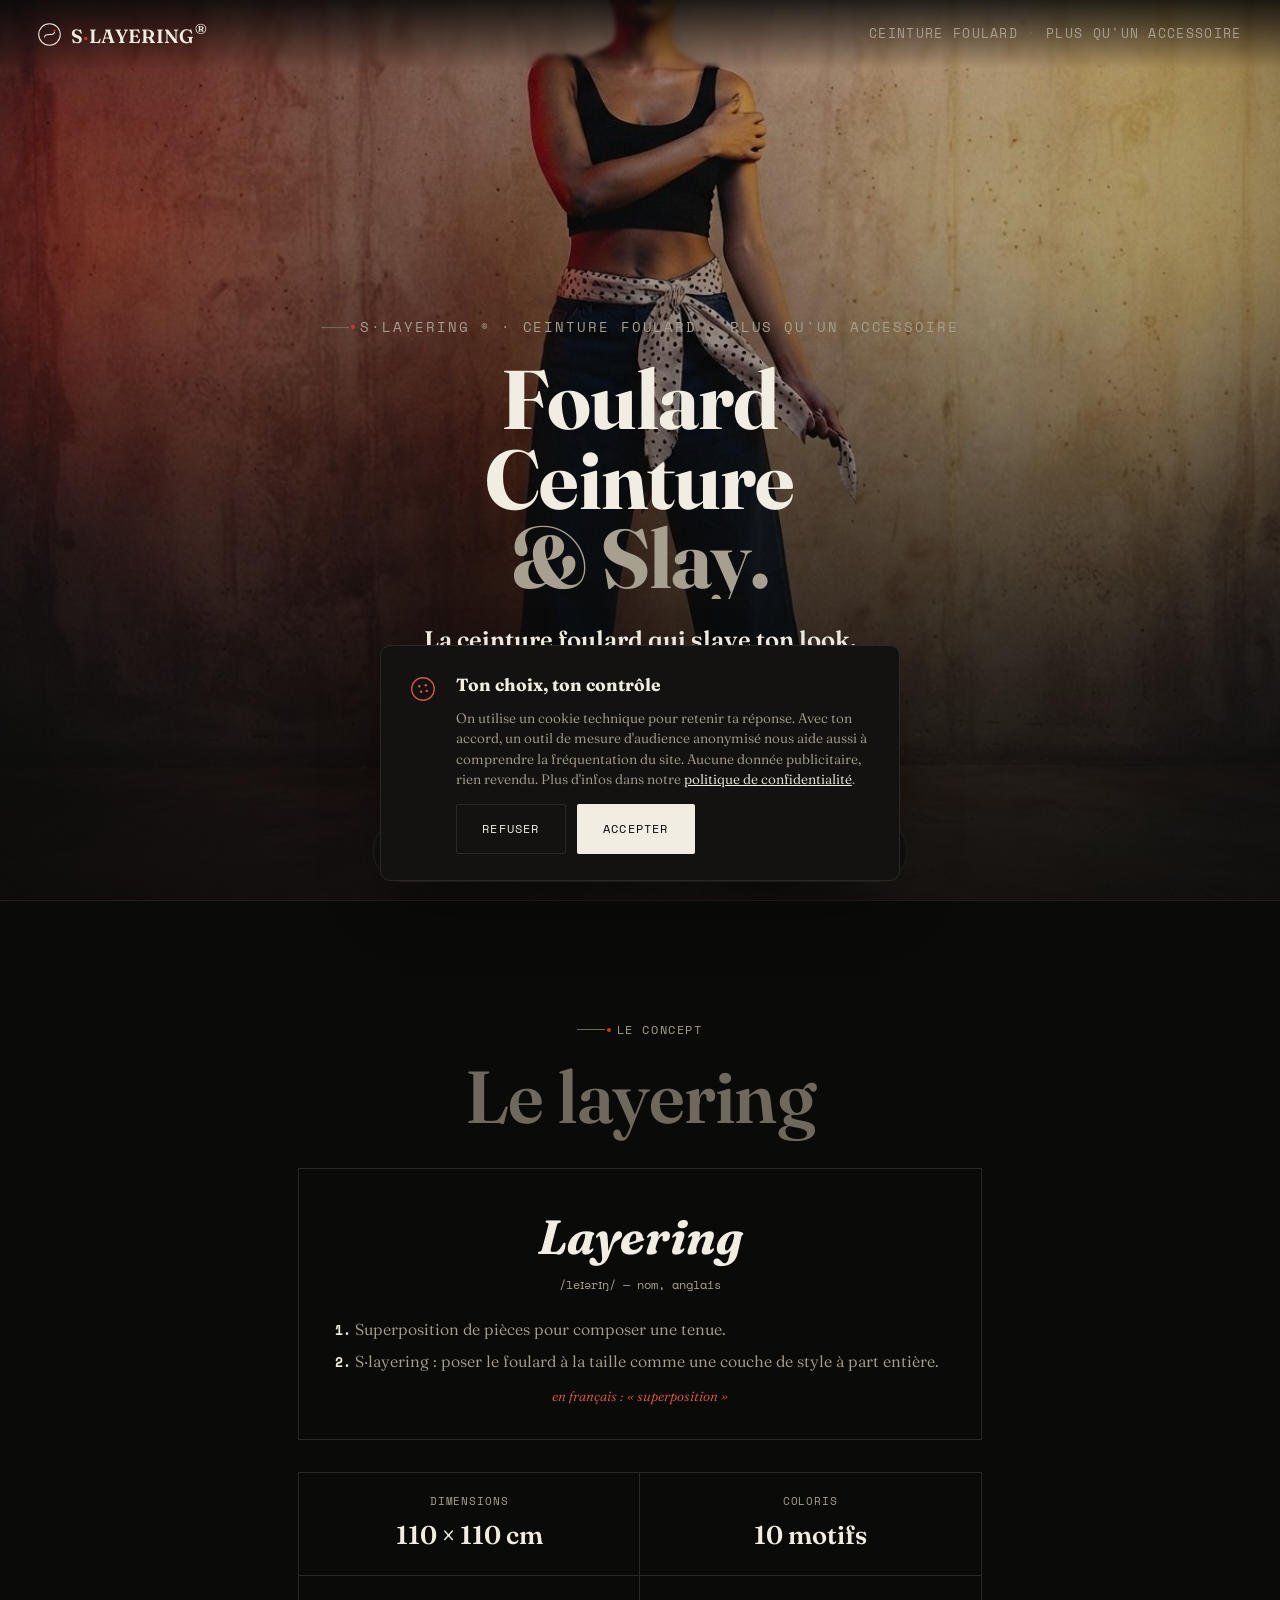
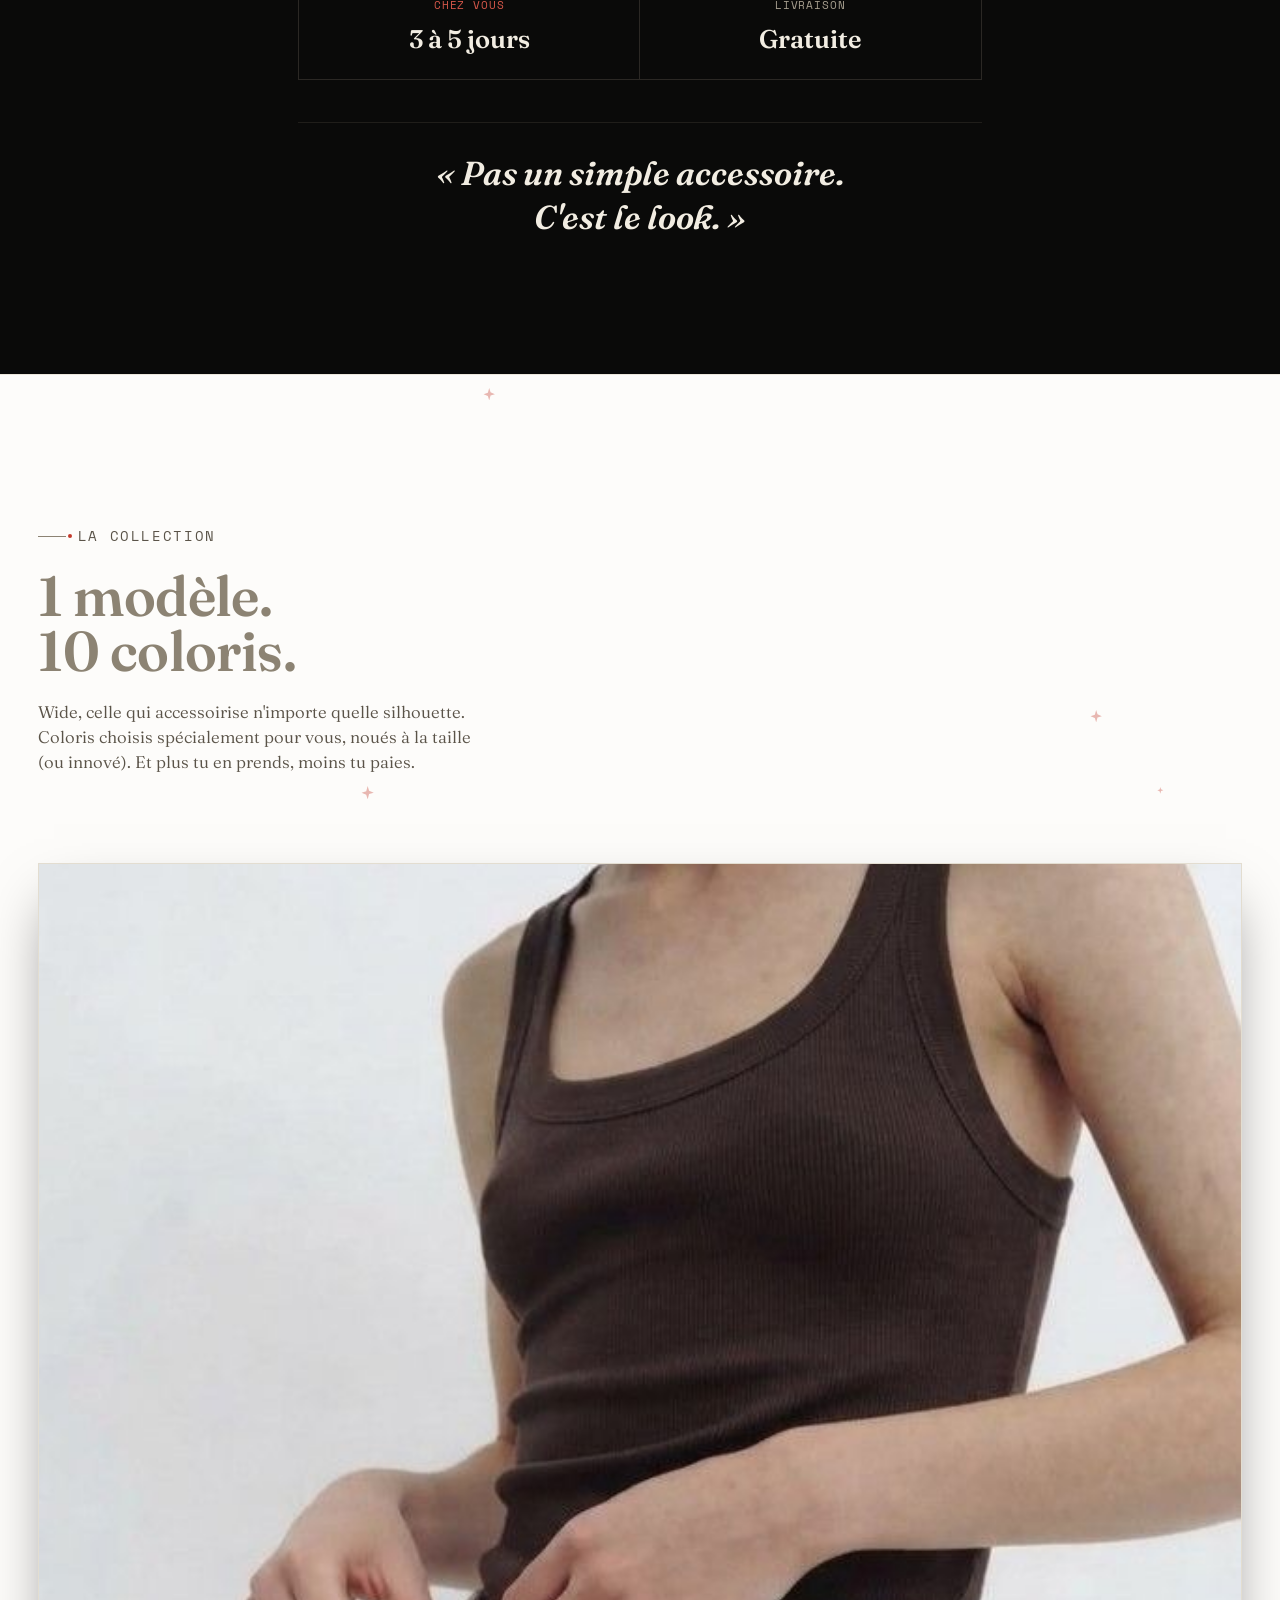
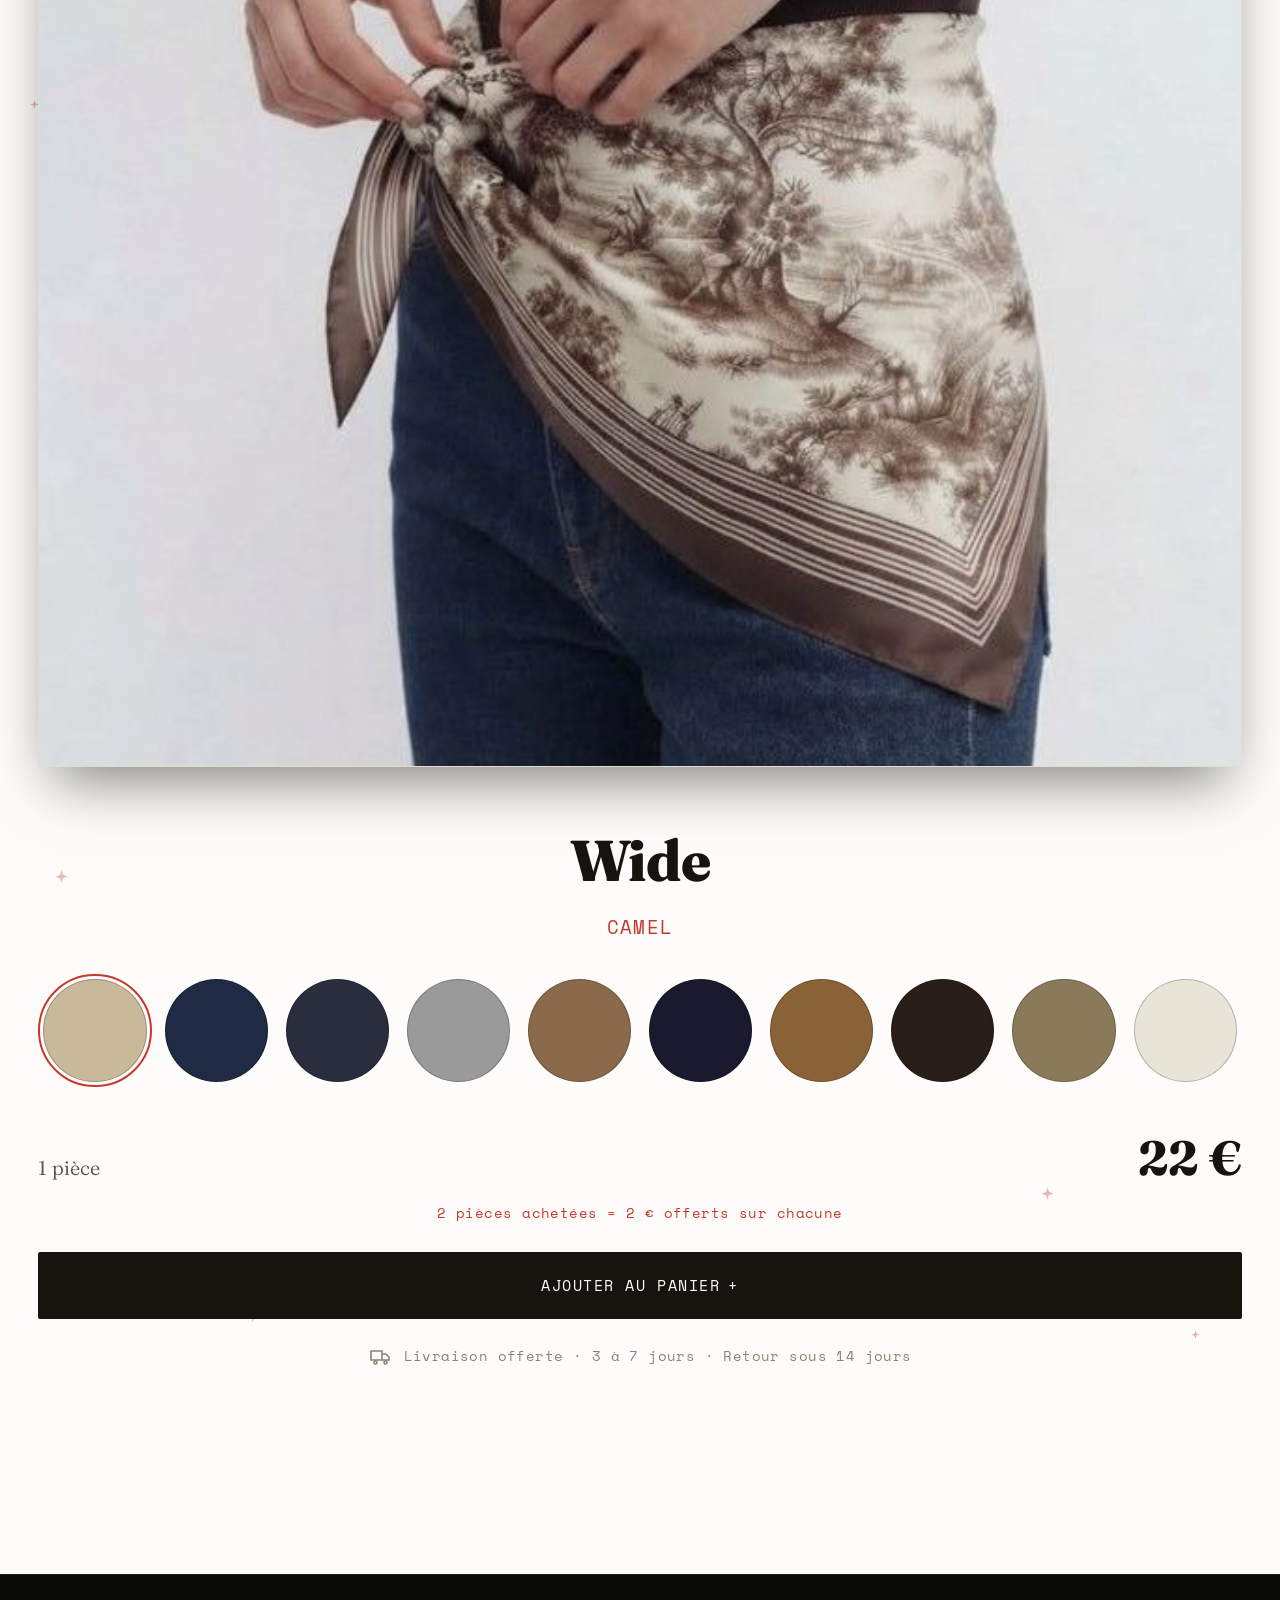
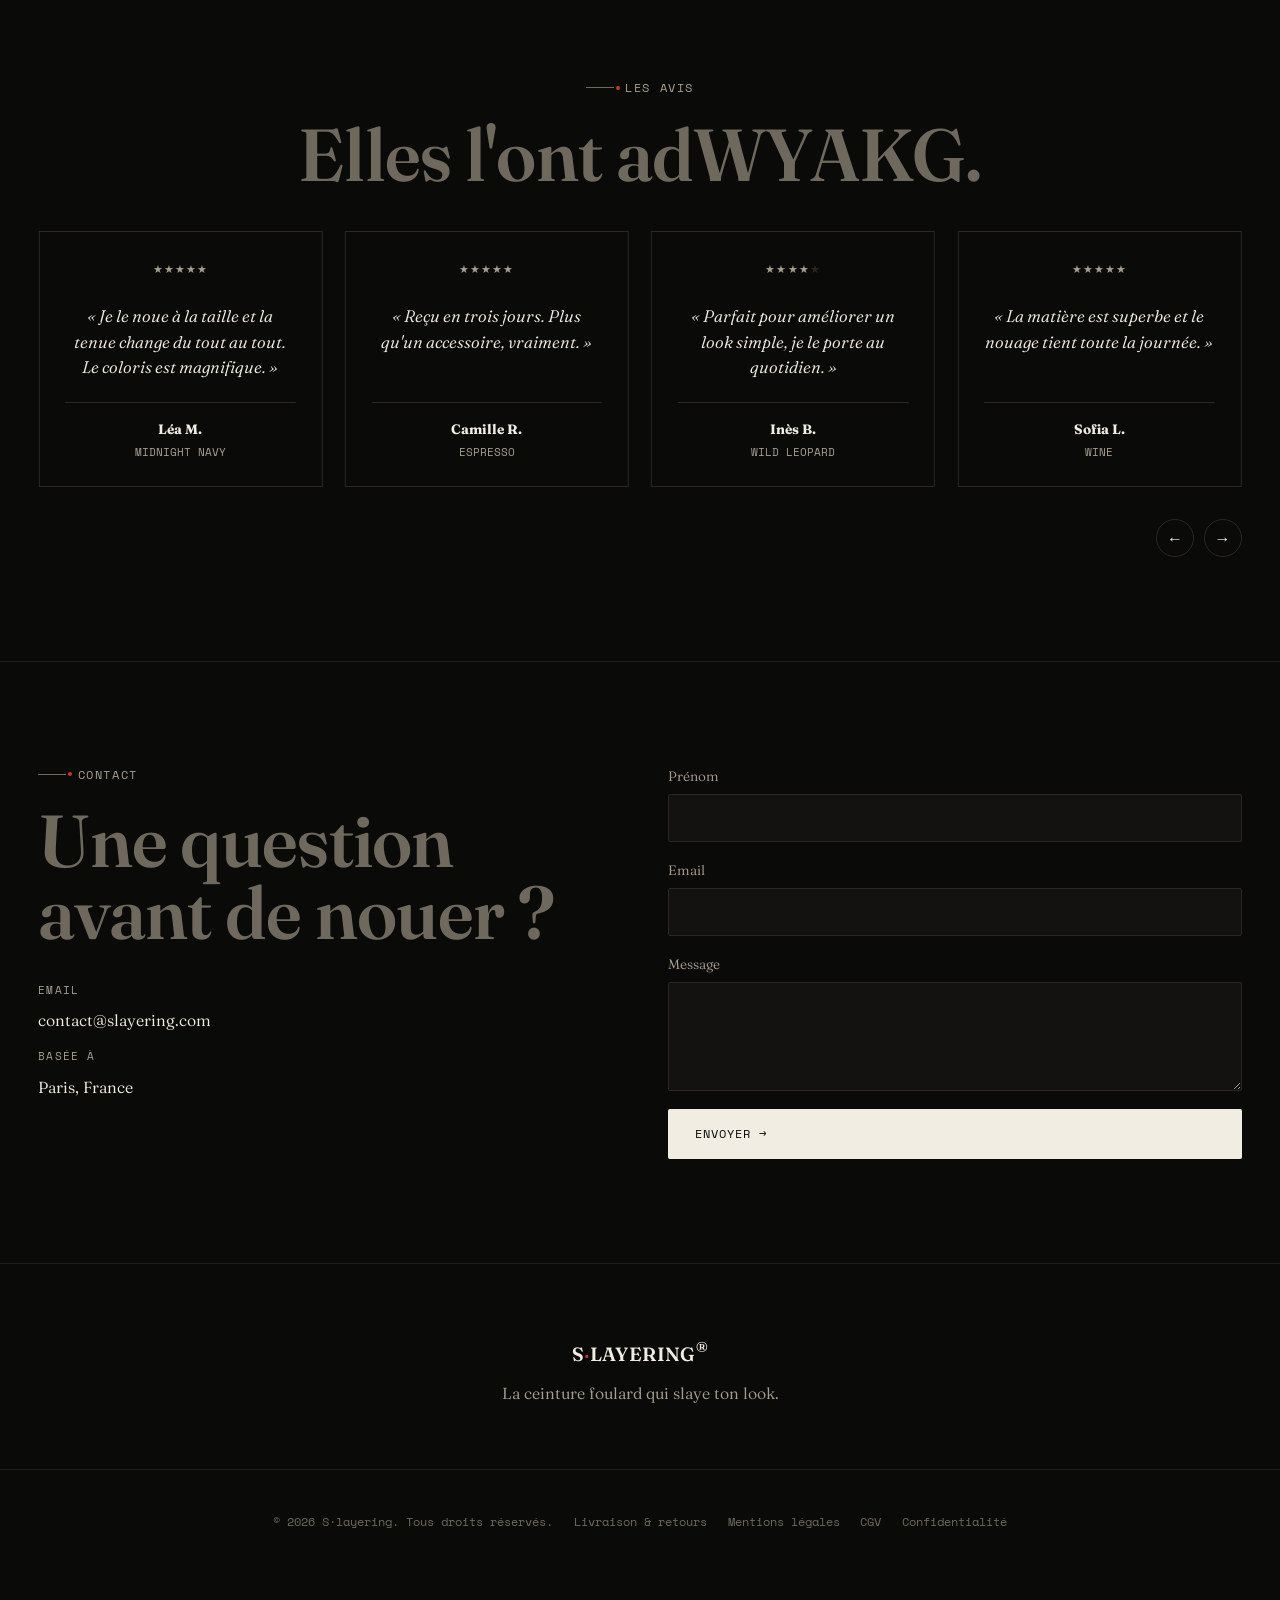
<file: index.html>
<!doctype html>
<html lang="fr">
<head>
<meta charset="UTF-8">
<meta name="viewport" content="width=device-width, initial-scale=1">
<title>Ceinture foulard Wide — 10 coloris | S·layering</title>
<meta name="description" content="Wide, la ceinture foulard S·layering en 10 coloris. Se noue à la taille en un geste, habille toute silhouette. 22€ la pièce, 20€/pièce dès 2. Livraison offerte en UE.">
<link rel="canonical" href="https://slayering.com/">
<meta name="robots" content="index, follow">

<!-- Favicons -->
<link rel="icon" href="assets/favicon.svg" type="image/svg+xml">
<link rel="alternate icon" href="assets/favicon.ico" sizes="16x16 32x32 48x48">
<link rel="apple-touch-icon" href="assets/apple-touch-icon.png">
<link rel="icon" type="image/png" sizes="192x192" href="assets/icon-192.png">
<link rel="icon" type="image/png" sizes="512x512" href="assets/icon-512.png">
<meta name="theme-color" content="#0a0a09">

<!-- Open Graph / réseaux sociaux -->
<meta property="og:type" content="website">
<meta property="og:site_name" content="S·layering">
<meta property="og:title" content="Ceinture foulard Wide — 10 coloris | S·layering">
<meta property="og:description" content="Wide, la ceinture foulard S·layering en 10 coloris. Se noue à la taille en un geste, habille toute silhouette.">
<meta property="og:url" content="https://slayering.com/">
<meta property="og:image" content="https://slayering.com/assets/og-image.jpg">
<meta property="og:image:width" content="1200">
<meta property="og:image:height" content="630">
<meta property="og:locale" content="fr_FR">
<meta name="twitter:card" content="summary_large_image">
<meta name="twitter:title" content="Ceinture foulard Wide — 10 coloris | S·layering">
<meta name="twitter:description" content="Wide, la ceinture foulard S·layering en 10 coloris. Se noue à la taille en un geste, habille toute silhouette.">
<meta name="twitter:image" content="https://slayering.com/assets/og-image.jpg">

<link rel="preconnect" href="https://fonts.googleapis.com">
<link rel="preconnect" href="https://fonts.gstatic.com" crossorigin>
<link href="https://fonts.googleapis.com/css2?family=Fraunces:ital,opsz,wght@0,9..144,300;0,9..144,340;0,9..144,440;0,9..144,600;0,9..144,700;0,9..144,900;1,9..144,440&family=Space+Mono:wght@400;700&display=swap" rel="stylesheet">
<link rel="stylesheet" href="styles.css">
</head>
<body>

<div class="scrollbar"><div class="scrollbar__fill" id="scrollbarFill"></div></div>
<div class="cursor-halo" id="cursorHalo" aria-hidden="true"></div>

<!-- ================= TOP NAV ================= -->
<header class="topbar">
  <a href="#top" class="brand">
    <span class="brand__mark" aria-hidden="true">
      <svg viewBox="0 0 32 32" width="23" height="23">
        <circle cx="16" cy="16" r="15" fill="none" stroke="currentColor" stroke-width="1.4"/>
        <path d="M9 20 C9 12, 23 20, 23 12" fill="none" stroke="currentColor" stroke-width="1.4"/>
        <circle cx="23" cy="10.5" r="1.6" fill="var(--accent)"/>
      </svg>
    </span>
    <span class="brand__word">S<span class="brand__dot">·</span>LAYERING<sup>®</sup></span>
  </a>
  <p class="topbar__tagline">Ceinture foulard <span class="dot">·</span> plus qu'un accessoire</p>
</header>

<main id="top">

  <!-- ================= HERO ================= -->
  <section class="hero" id="hero">
    <div class="hero__bg" aria-hidden="true">
      <img class="hero__bg-sharp" src="assets/hero.jpg" alt="Ceinture foulard S·layering nouée à la taille, sur une tenue casual chic" fetchpriority="high" decoding="async">
    </div>
    <div class="hero__content">
      <div class="hero__text">
          <p class="eyebrow"><span class="eyebrow__rule"></span> S·layering<sup>®</sup> · Ceinture foulard · Plus qu'un accessoire</p>
          <h1 class="hero__title">
            <span><i>Foulard</i></span>
            <span><i>Ceinture</i></span>
            <span class="ghost"><i>&amp; Slay.</i></span>
          </h1>
          <p class="hero__sub">La ceinture foulard qui slaye ton look.</p>
          <p class="hero__body">Un modèle, dix coloris, un seul geste.</p>
          <div class="hero__cta">
            <a href="#collection" class="btn btn--solid">La collection <span aria-hidden="true">→</span></a>
            <a href="#concept" class="btn btn--outline">Le concept</a>
          </div>
      </div>
    </div>
  </section>

  <!-- ================= CONCEPT ================= -->
  <section class="section concept" id="concept">
    <div class="wrap concept__single reveal">
      <p class="eyebrow"><span class="eyebrow__rule"></span> Le concept</p>
      <h2 class="ghost-heading" data-scramble>Le layering</h2>

      <div class="dict-entry dict-entry--big">
        <p class="dict-entry__word">Layering</p>
        <p class="dict-entry__ipa">/leɪərɪŋ/ — nom, anglais</p>
        <p class="dict-entry__def"><strong>1.</strong> Superposition de pièces pour composer une tenue.</p>
        <p class="dict-entry__def"><strong>2.</strong> S·layering&nbsp;: poser le foulard à la taille comme une couche de style à part entière.</p>
        <p class="dict-entry__trad">en français&nbsp;: « superposition »</p>
      </div>

      <dl class="stat-grid reveal-stagger">
        <div class="stat-grid__cell">
          <dt>Dimensions</dt><dd>110&nbsp;×&nbsp;110&nbsp;cm</dd>
        </div>
        <div class="stat-grid__cell">
          <dt>Coloris</dt><dd>10&nbsp;motifs</dd>
        </div>
        <div class="stat-grid__cell stat-grid__cell--accent">
          <dt>Chez vous</dt><dd>3 à 5&nbsp;jours</dd>
        </div>
        <div class="stat-grid__cell">
          <dt>Livraison</dt><dd>Gratuite</dd>
        </div>
      </dl>

      <blockquote class="quote">« Pas un simple accessoire.<br>C'est le look. »</blockquote>
    </div>
  </section>

  <!-- ================= COLLECTION ================= -->
  <section class="section collection" id="collection">
    <div class="stars-ambient" id="starsAmbient" aria-hidden="true"></div>
    <div class="wrap collection__grid reveal">
      <div class="collection__intro">
        <p class="eyebrow"><span class="eyebrow__rule"></span> La collection</p>
        <h2 class="ghost-heading">1 modèle.<br>10 coloris.</h2>
        <p class="lead">Wide, celle qui accessoirise n'importe quelle silhouette. Coloris choisis spécialement pour vous, noués à la taille (ou innové). Et plus tu en prends, moins tu paies.</p>
      </div>

      <div class="product-inline reveal">
        <div class="product-inline__media" id="productMedia" role="img" aria-label="Photo de la ceinture foulard Wide, coloris Camel"></div>
        <div class="product-inline__info">
          <h3 class="product-inline__name">Wide</h3>
          <p class="product-inline__color" id="productColorName">Camel</p>

          <div class="swatch-grid swatch-grid--inline" id="swatchGrid"></div>

          <div class="price-row">
            <span class="price-row__meta">1 pièce</span>
            <span class="price-row__amount" id="priceAmount">22&nbsp;€</span>
          </div>
          <p class="price-row__hint">2 pièces achetées = 2&nbsp;€ offerts sur chacune</p>

          <button type="button" class="btn btn--solid btn--block" id="addToCartBtn">
            Ajouter au panier <span aria-hidden="true">+</span>
          </button>

          <p class="fine-print fine-print--icon">
            <svg width="14" height="14" viewBox="0 0 24 24" fill="none" stroke="currentColor" stroke-width="1.6"><path d="M3 7h11v9H3zM14 10h4l3 3v3h-7z"/><circle cx="7.5" cy="18.5" r="1.5"/><circle cx="17.5" cy="18.5" r="1.5"/></svg>
            Livraison offerte · 3 à 7 jours · Retour sous 14 jours
          </p>
        </div>
      </div>
    </div>
  </section>

  <!-- ================= AVIS ================= -->
  <section class="section reviews" id="avis">
    <div class="wrap reveal">
      <p class="eyebrow"><span class="eyebrow__rule"></span> Les avis</p>
      <h2 class="ghost-heading" data-scramble>Elles l'ont adoptée.</h2>

      <div class="reviews__viewport">
        <div class="reviews__track" id="reviewsTrack"></div>
      </div>

      <div class="reviews__nav">
        <div class="reviews__arrows">
          <button type="button" class="icon-btn" id="reviewsPrev" aria-label="Avis précédents">←</button>
          <button type="button" class="icon-btn" id="reviewsNext" aria-label="Avis suivants">→</button>
        </div>
      </div>
    </div>
  </section>

  <!-- ================= CONTACT ================= -->
  <section class="section contact" id="contact">
    <div class="wrap contact__grid reveal">
      <div>
        <p class="eyebrow"><span class="eyebrow__rule"></span> Contact</p>
        <h2 class="ghost-heading">Une question<br>avant de nouer&nbsp;?</h2>
        <ul class="contact__list">
          <li><span class="label">Email</span><a href="mailto:contact@slayering.com">contact@slayering.com</a></li>
          <li><span class="label">Basée à</span><span>Paris, France</span></li>
        </ul>
      </div>

      <form class="contact__form" id="contactForm" novalidate>
        <label class="field">
          <span>Prénom</span>
          <input type="text" name="firstname" autocomplete="given-name" minlength="2" maxlength="60" required>
          <span class="field__error" data-error-for="firstname" hidden>Merci d'indiquer ton prénom (2 caractères minimum).</span>
        </label>
        <label class="field">
          <span>Email</span>
          <input type="email" name="email" autocomplete="email" required>
          <span class="field__error" data-error-for="email" hidden>Merci d'indiquer une adresse email valide.</span>
        </label>
        <label class="field">
          <span>Message</span>
          <textarea name="message" rows="4" minlength="10" maxlength="2000" required></textarea>
          <span class="field__error" data-error-for="message" hidden>Ton message doit faire au moins 10 caractères.</span>
        </label>
        <!-- Honeypot anti-spam : champ invisible pour les humains, souvent rempli par les robots -->
        <div class="field field--honeypot" aria-hidden="true">
          <label for="website">Laisser vide</label>
          <input type="text" id="website" name="website" tabindex="-1" autocomplete="off">
        </div>
        <button type="submit" class="btn btn--solid">Envoyer <span aria-hidden="true">→</span></button>
        <p class="form__note" id="formNote" hidden>Merci, ton message est parti !</p>
      </form>
    </div>
  </section>

</main>

<!-- ================= FOOTER ================= -->
<footer class="footer">
  <div class="wrap footer__grid">
    <div class="footer__brand">
      <span class="brand__word">S<span class="brand__dot">·</span>LAYERING<sup>®</sup></span>
      <p>La ceinture foulard qui slaye ton look.</p>
    </div>
  </div>
  <div class="wrap footer__bottom">
    <p>© <span id="year"></span> S·layering. Tous droits réservés.</p>
    <div class="footer__legal">
      <a href="livraison-retours.html">Livraison &amp; retours</a>
      <a href="mentions-legales.html">Mentions légales</a>
      <a href="cgv.html">CGV</a>
      <a href="politique-confidentialite.html">Confidentialité</a>
    </div>
  </div>
</footer>

<!-- ================= BOTTOM PILL NAV ================= -->
<nav class="pillnav" aria-label="Navigation principale">
  <a href="#collection">Collection</a>
  <a href="#concept">Concept</a>
  <a href="#avis">Avis</a>
  <a href="#contact">Contact</a>
  <span class="pillnav__sep"></span>
  <a href="#collection" class="pillnav__cta">Collection</a>
  <button type="button" class="pillnav__cart" id="openCartBtn2" aria-label="Ouvrir le panier">
    <svg width="16" height="16" viewBox="0 0 24 24" fill="none" stroke="currentColor" stroke-width="1.6"><path d="M3 6h2l1.6 10.4A2 2 0 0 0 8.6 18h8.8a2 2 0 0 0 2-1.7L21 8H6"/><circle cx="9" cy="21" r="1.2" fill="currentColor" stroke="none"/><circle cx="18" cy="21" r="1.2" fill="currentColor" stroke="none"/></svg>
    <span class="pillnav__badge" id="cartBadge" hidden>0</span>
  </button>
</nav>

<!-- ================= CART DRAWER ================= -->
<div class="cart" id="cartDrawer" aria-hidden="true">
  <div class="cart__backdrop" data-cart-close></div>
  <div class="cart__panel" role="dialog" aria-modal="true" aria-labelledby="cartTitle">
    <div class="cart__head">
      <h3 id="cartTitle">Ton panier</h3>
      <button type="button" class="modal__close" data-cart-close aria-label="Fermer le panier">
        <svg width="18" height="18" viewBox="0 0 24 24" fill="none" stroke="currentColor" stroke-width="1.6"><path d="M5 5l14 14M19 5L5 19"/></svg>
      </button>
    </div>
    <div class="cart__items" id="cartItems"></div>
    <div class="cart__empty" id="cartEmpty">Ton panier est vide pour l'instant.</div>
    <div class="cart__footer">
      <p class="fine-print" id="cartPackNote"></p>
      <div class="price-row">
        <span class="price-row__meta">Total</span>
        <span class="price-row__amount" id="cartDrawerTotal">0&nbsp;€</span>
      </div>
      <button type="button" class="btn btn--solid btn--block" id="checkoutBtn">Passer commande <span aria-hidden="true">→</span></button>
      <p class="fine-print">Paiement sécurisé · Livraison offerte</p>
    </div>
  </div>
</div>

<!-- ================= TOAST ================= -->
<div class="toast" id="toast" aria-live="polite"></div>

<!-- ================= COOKIE CONSENT ================= -->
<div class="cookie-banner" id="cookieBanner" role="dialog" aria-live="polite" aria-label="Consentement aux cookies" hidden>
  <svg class="cookie-banner__icon" viewBox="0 0 32 32" fill="none" stroke="currentColor" stroke-width="1.4" aria-hidden="true">
    <circle cx="16" cy="16" r="12"/>
    <circle cx="12" cy="13" r="1.3" fill="currentColor" stroke="none"/>
    <circle cx="19" cy="12" r="1.3" fill="currentColor" stroke="none"/>
    <circle cx="14" cy="19" r="1.3" fill="currentColor" stroke="none"/>
    <circle cx="20" cy="18" r="1.3" fill="currentColor" stroke="none"/>
  </svg>
  <div class="cookie-banner__body">
    <p class="cookie-banner__title">Ton choix, ton contrôle</p>
    <p class="cookie-banner__text">
      On utilise un cookie technique pour retenir ta réponse. Avec ton accord, un outil de mesure d'audience anonymisé nous aide aussi à comprendre la fréquentation du site. Aucune donnée publicitaire, rien revendu. Plus d'infos dans notre <a href="politique-confidentialite.html">politique de confidentialité</a>.
    </p>
    <div class="cookie-banner__actions">
      <button type="button" class="btn btn--outline" id="cookieDecline">Refuser</button>
      <button type="button" class="btn btn--solid" id="cookieAccept">Accepter</button>
    </div>
  </div>
</div>

<script src="script.js"></script>
</body>
</html>
</file>
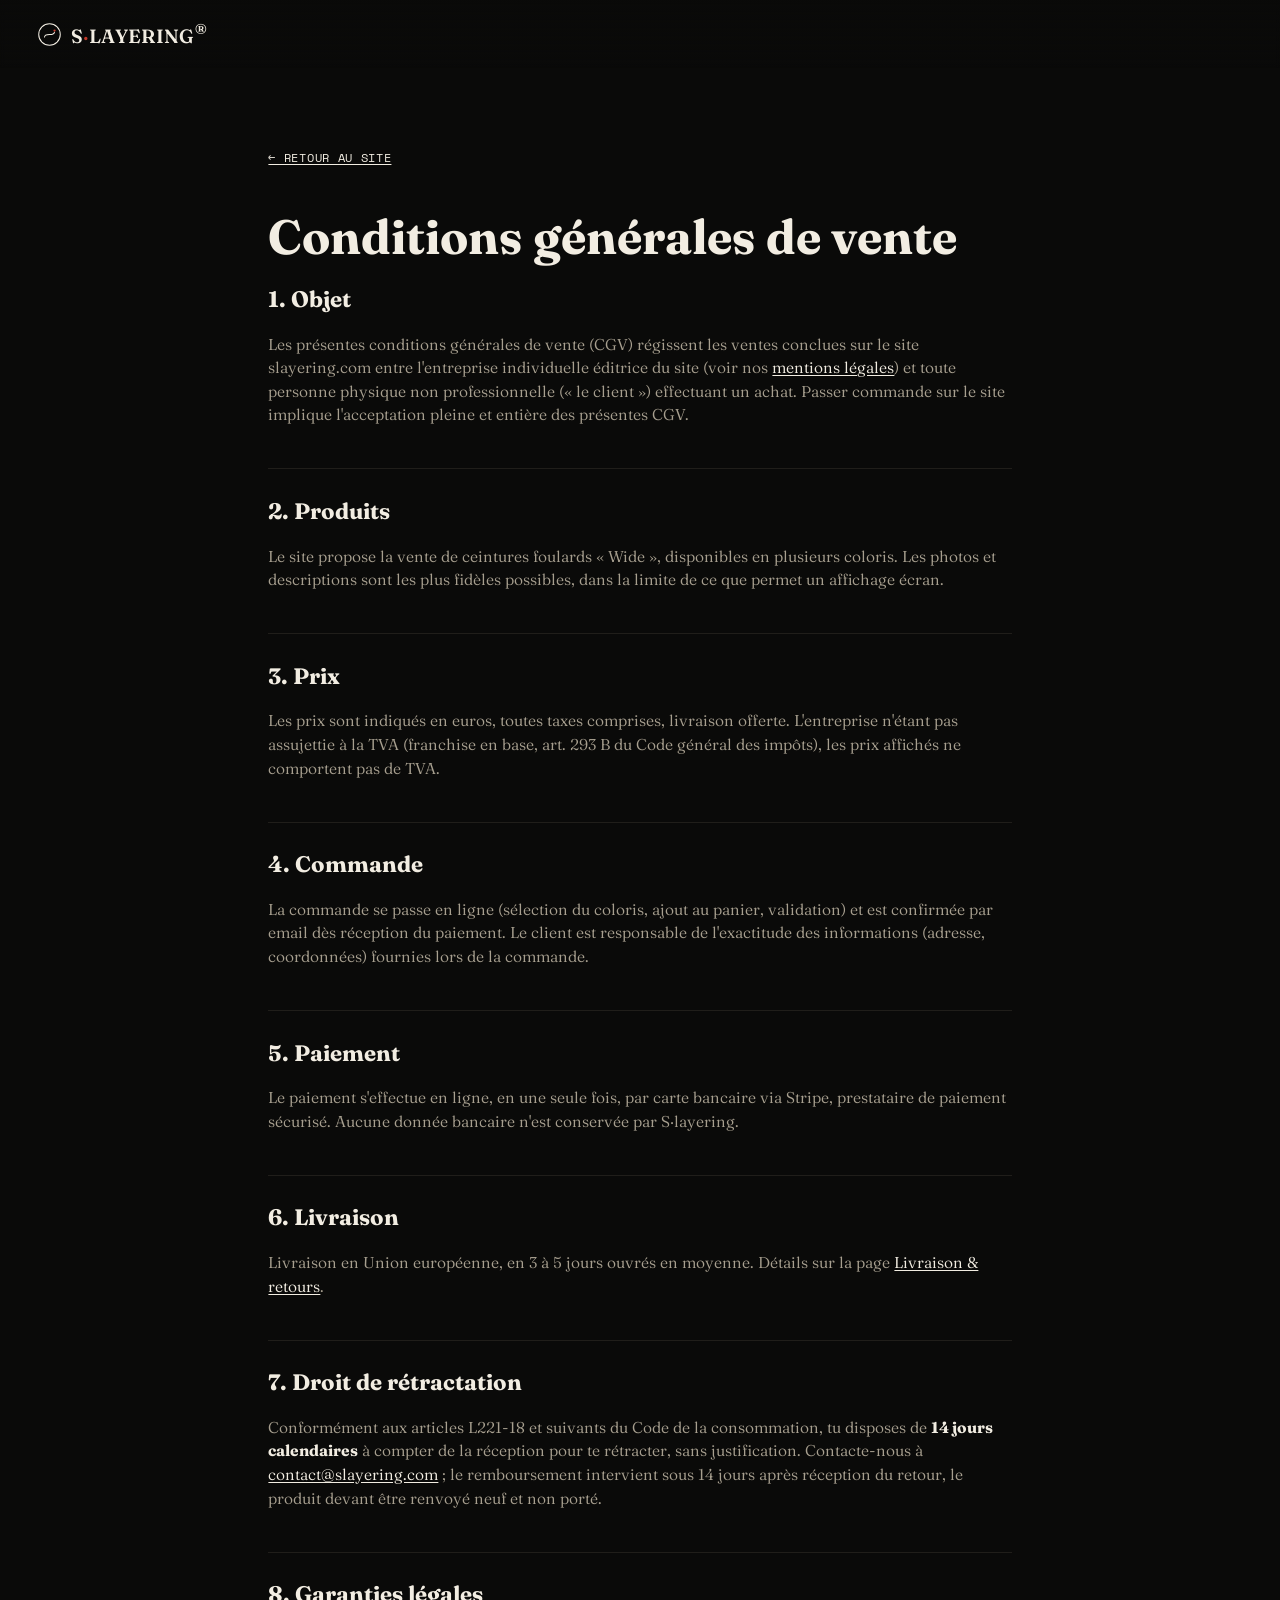
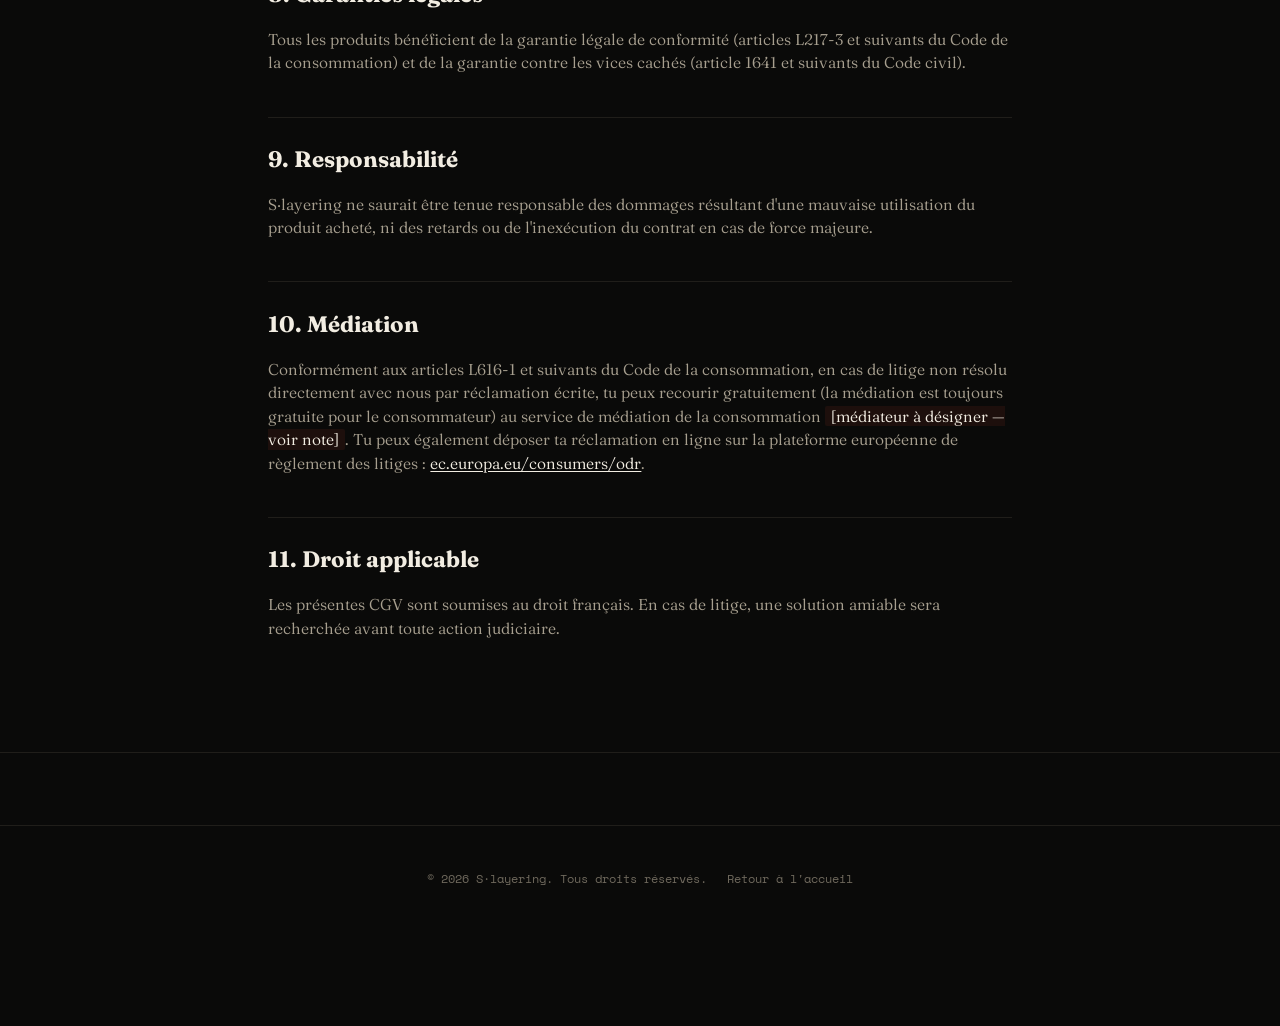
<file: cgv.html>
<!doctype html>
<html lang="fr">
<head>
<meta charset="UTF-8">
<meta name="viewport" content="width=device-width, initial-scale=1">
<meta name="description" content="Conditions générales de vente de S·layering : prix, livraison, droit de rétractation, garanties.">
<title>Conditions générales de vente — S·layering</title>
<link rel="canonical" href="https://slayering.com/cgv.html">
<meta name="robots" content="index, follow">
<link rel="icon" href="assets/favicon.svg" type="image/svg+xml">
<link rel="alternate icon" href="assets/favicon.ico" sizes="16x16 32x32 48x48">
<link rel="apple-touch-icon" href="assets/apple-touch-icon.png">
<meta name="theme-color" content="#0a0a09">
<link rel="preconnect" href="https://fonts.googleapis.com">
<link rel="preconnect" href="https://fonts.gstatic.com" crossorigin>
<link href="https://fonts.googleapis.com/css2?family=Fraunces:ital,opsz,wght@0,9..144,300;0,9..144,340;0,9..144,440;0,9..144,600;0,9..144,700;0,9..144,900;1,9..144,440&family=Space+Mono:wght@400;700&display=swap" rel="stylesheet">
<link rel="stylesheet" href="styles.css">
</head>
<body>

<header class="topbar">
  <a href="index.html" class="brand">
    <span class="brand__mark" aria-hidden="true">
      <svg viewBox="0 0 32 32" width="20" height="20">
        <circle cx="16" cy="16" r="15" fill="none" stroke="currentColor" stroke-width="1.4"/>
        <path d="M9 20 C9 12, 23 20, 23 12" fill="none" stroke="currentColor" stroke-width="1.4"/>
        <circle cx="23" cy="10.5" r="1.6" fill="var(--accent)"/>
      </svg>
    </span>
    <span class="brand__word">S<span class="brand__dot">·</span>LAYERING<sup>®</sup></span>
  </a>
</header>

<main class="legal-page">
  <div class="wrap">
    <a href="index.html" class="legal-page__back">← Retour au site</a>
    <h1>Conditions générales de vente</h1>

    <h2>1. Objet</h2>
    <p>
      Les présentes conditions générales de vente (CGV) régissent les ventes conclues sur le site slayering.com entre l'entreprise individuelle éditrice du site (voir nos <a href="mentions-legales.html">mentions légales</a>) et toute personne physique non professionnelle (« le client ») effectuant un achat. Passer commande sur le site implique l'acceptation pleine et entière des présentes CGV.
    </p>

    <h2>2. Produits</h2>
    <p>
      Le site propose la vente de ceintures foulards « Wide », disponibles en plusieurs coloris. Les photos et descriptions sont les plus fidèles possibles, dans la limite de ce que permet un affichage écran.
    </p>

    <h2>3. Prix</h2>
    <p>
      Les prix sont indiqués en euros, toutes taxes comprises, livraison offerte. L'entreprise n'étant pas assujettie à la TVA (franchise en base, art. 293 B du Code général des impôts), les prix affichés ne comportent pas de TVA.
    </p>

    <h2>4. Commande</h2>
    <p>
      La commande se passe en ligne (sélection du coloris, ajout au panier, validation) et est confirmée par email dès réception du paiement. Le client est responsable de l'exactitude des informations (adresse, coordonnées) fournies lors de la commande.
    </p>

    <h2>5. Paiement</h2>
    <p>
      Le paiement s'effectue en ligne, en une seule fois, par carte bancaire via Stripe, prestataire de paiement sécurisé. Aucune donnée bancaire n'est conservée par S·layering.
    </p>

    <h2>6. Livraison</h2>
    <p>
      Livraison en Union européenne, en 3 à 5 jours ouvrés en moyenne. Détails sur la page <a href="livraison-retours.html">Livraison &amp; retours</a>.
    </p>

    <h2>7. Droit de rétractation</h2>
    <p>
      Conformément aux articles L221-18 et suivants du Code de la consommation, tu disposes de <strong>14 jours calendaires</strong> à compter de la réception pour te rétracter, sans justification. Contacte-nous à <a href="mailto:contact@slayering.com">contact@slayering.com</a> ; le remboursement intervient sous 14 jours après réception du retour, le produit devant être renvoyé neuf et non porté.
    </p>

    <h2>8. Garanties légales</h2>
    <p>
      Tous les produits bénéficient de la garantie légale de conformité (articles L217-3 et suivants du Code de la consommation) et de la garantie contre les vices cachés (article 1641 et suivants du Code civil).
    </p>

    <h2>9. Responsabilité</h2>
    <p>
      S·layering ne saurait être tenue responsable des dommages résultant d'une mauvaise utilisation du produit acheté, ni des retards ou de l'inexécution du contrat en cas de force majeure.
    </p>

    <h2>10. Médiation</h2>
    <p>
      Conformément aux articles L616-1 et suivants du Code de la consommation, en cas de litige non résolu directement avec nous par réclamation écrite, tu peux recourir gratuitement (la médiation est toujours gratuite pour le consommateur) au service de médiation de la consommation
      <span class="legal-page__placeholder">[médiateur à désigner — voir note]</span>. Tu peux également déposer ta réclamation en ligne sur la plateforme européenne de règlement des litiges&nbsp;: <a href="https://ec.europa.eu/consumers/odr" target="_blank" rel="noopener">ec.europa.eu/consumers/odr</a>.
    </p>

    <h2>11. Droit applicable</h2>
    <p>
      Les présentes CGV sont soumises au droit français. En cas de litige, une solution amiable sera recherchée avant toute action judiciaire.
    </p>
  </div>
</main>

<footer class="footer">
  <div class="wrap footer__bottom">
    <p>© <span id="year"></span> S·layering. Tous droits réservés.</p>
    <p><a href="index.html">Retour à l'accueil</a></p>
  </div>
</footer>

<script>document.getElementById("year").textContent = new Date().getFullYear();</script>
</body>
</html>
</file>
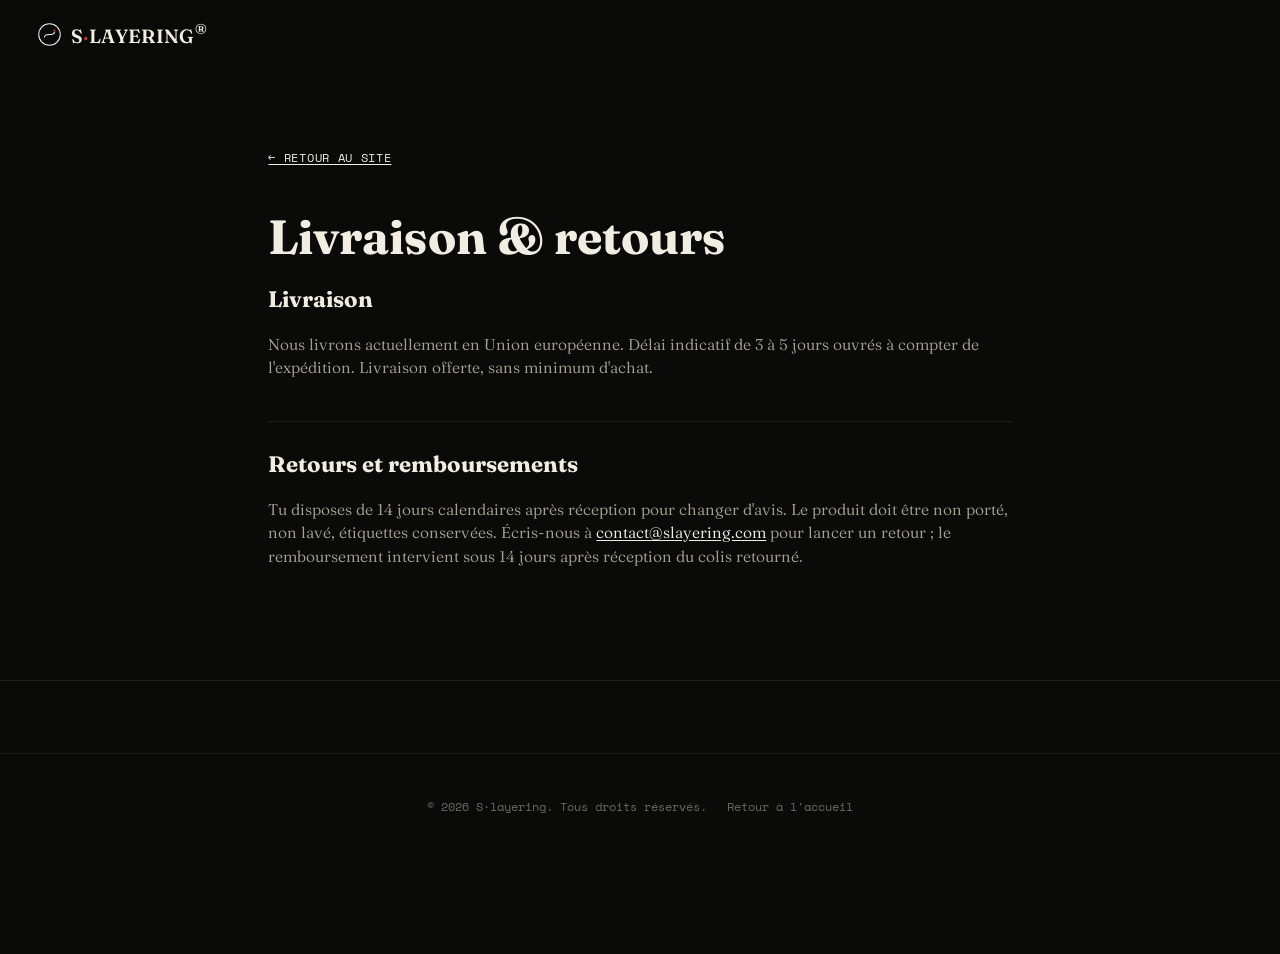
<file: livraison-retours.html>
<!doctype html>
<html lang="fr">
<head>
<meta charset="UTF-8">
<meta name="viewport" content="width=device-width, initial-scale=1">
<meta name="description" content="Délais et zones de livraison, modalités de retour sous 14 jours pour votre ceinture foulard S·layering.">
<title>Livraison &amp; retours — S·layering</title>
<link rel="canonical" href="https://slayering.com/livraison-retours.html">
<meta name="robots" content="index, follow">
<link rel="icon" href="assets/favicon.svg" type="image/svg+xml">
<link rel="alternate icon" href="assets/favicon.ico" sizes="16x16 32x32 48x48">
<link rel="apple-touch-icon" href="assets/apple-touch-icon.png">
<meta name="theme-color" content="#0a0a09">
<link rel="preconnect" href="https://fonts.googleapis.com">
<link rel="preconnect" href="https://fonts.gstatic.com" crossorigin>
<link href="https://fonts.googleapis.com/css2?family=Fraunces:ital,opsz,wght@0,9..144,300;0,9..144,340;0,9..144,440;0,9..144,600;0,9..144,700;0,9..144,900;1,9..144,440&family=Space+Mono:wght@400;700&display=swap" rel="stylesheet">
<link rel="stylesheet" href="styles.css">
</head>
<body>

<header class="topbar">
  <a href="index.html" class="brand">
    <span class="brand__mark" aria-hidden="true">
      <svg viewBox="0 0 32 32" width="20" height="20">
        <circle cx="16" cy="16" r="15" fill="none" stroke="currentColor" stroke-width="1.4"/>
        <path d="M9 20 C9 12, 23 20, 23 12" fill="none" stroke="currentColor" stroke-width="1.4"/>
        <circle cx="23" cy="10.5" r="1.6" fill="var(--accent)"/>
      </svg>
    </span>
    <span class="brand__word">S<span class="brand__dot">·</span>LAYERING<sup>®</sup></span>
  </a>
</header>

<main class="legal-page">
  <div class="wrap">
    <a href="index.html" class="legal-page__back">← Retour au site</a>
    <h1>Livraison &amp; retours</h1>

    <h2>Livraison</h2>
    <p>
      Nous livrons actuellement en Union européenne. Délai indicatif de 3 à 5 jours ouvrés à compter de l'expédition. Livraison offerte, sans minimum d'achat.
    </p>

    <h2>Retours et remboursements</h2>
    <p>
      Tu disposes de 14 jours calendaires après réception pour changer d'avis. Le produit doit être non porté, non lavé, étiquettes conservées. Écris-nous à <a href="mailto:contact@slayering.com">contact@slayering.com</a> pour lancer un retour ; le remboursement intervient sous 14 jours après réception du colis retourné.
    </p>
  </div>
</main>

<footer class="footer">
  <div class="wrap footer__bottom">
    <p>© <span id="year"></span> S·layering. Tous droits réservés.</p>
    <p><a href="index.html">Retour à l'accueil</a></p>
  </div>
</footer>

<script>document.getElementById("year").textContent = new Date().getFullYear();</script>
</body>
</html>
</file>
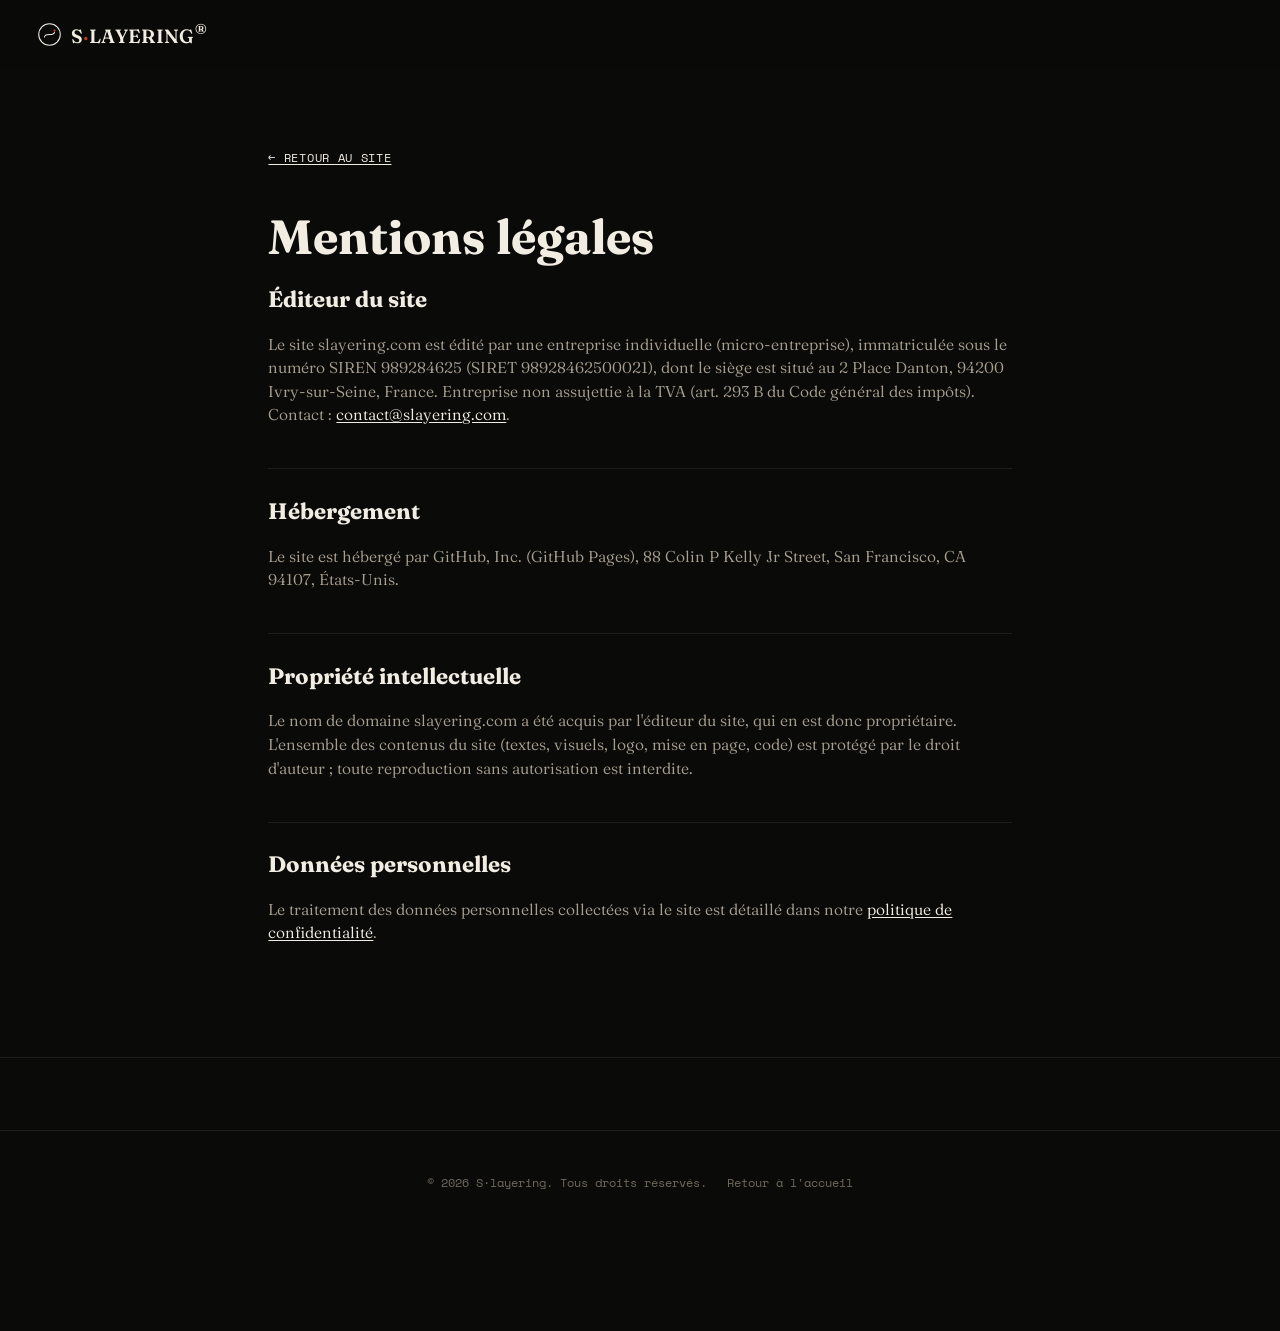
<file: mentions-legales.html>
<!doctype html>
<html lang="fr">
<head>
<meta charset="UTF-8">
<meta name="viewport" content="width=device-width, initial-scale=1">
<meta name="description" content="Mentions légales du site S·layering : éditeur, hébergement, propriété intellectuelle.">
<title>Mentions légales — S·layering</title>
<link rel="canonical" href="https://slayering.com/mentions-legales.html">
<meta name="robots" content="index, follow">
<link rel="icon" href="assets/favicon.svg" type="image/svg+xml">
<link rel="alternate icon" href="assets/favicon.ico" sizes="16x16 32x32 48x48">
<link rel="apple-touch-icon" href="assets/apple-touch-icon.png">
<meta name="theme-color" content="#0a0a09">
<link rel="preconnect" href="https://fonts.googleapis.com">
<link rel="preconnect" href="https://fonts.gstatic.com" crossorigin>
<link href="https://fonts.googleapis.com/css2?family=Fraunces:ital,opsz,wght@0,9..144,300;0,9..144,340;0,9..144,440;0,9..144,600;0,9..144,700;0,9..144,900;1,9..144,440&family=Space+Mono:wght@400;700&display=swap" rel="stylesheet">
<link rel="stylesheet" href="styles.css">
</head>
<body>

<header class="topbar">
  <a href="index.html" class="brand">
    <span class="brand__mark" aria-hidden="true">
      <svg viewBox="0 0 32 32" width="20" height="20">
        <circle cx="16" cy="16" r="15" fill="none" stroke="currentColor" stroke-width="1.4"/>
        <path d="M9 20 C9 12, 23 20, 23 12" fill="none" stroke="currentColor" stroke-width="1.4"/>
        <circle cx="23" cy="10.5" r="1.6" fill="var(--accent)"/>
      </svg>
    </span>
    <span class="brand__word">S<span class="brand__dot">·</span>LAYERING<sup>®</sup></span>
  </a>
</header>

<main class="legal-page">
  <div class="wrap">
    <a href="index.html" class="legal-page__back">← Retour au site</a>
    <h1>Mentions légales</h1>

    <h2>Éditeur du site</h2>
    <p>
      Le site slayering.com est édité par une entreprise individuelle (micro-entreprise), immatriculée sous le numéro SIREN 989284625 (SIRET 98928462500021), dont le siège est situé au 2 Place Danton, 94200 Ivry-sur-Seine, France.
      Entreprise non assujettie à la TVA (art. 293 B du Code général des impôts).
      Contact&nbsp;: <a href="mailto:contact@slayering.com">contact@slayering.com</a>.
    </p>

    <h2>Hébergement</h2>
    <p>
      Le site est hébergé par GitHub, Inc. (GitHub Pages), 88 Colin P Kelly Jr Street, San Francisco, CA 94107, États-Unis.
    </p>

    <h2>Propriété intellectuelle</h2>
    <p>
      Le nom de domaine slayering.com a été acquis par l'éditeur du site, qui en est donc propriétaire. L'ensemble des contenus du site (textes, visuels, logo, mise en page, code) est protégé par le droit d'auteur ; toute reproduction sans autorisation est interdite.
    </p>

    <h2>Données personnelles</h2>
    <p>
      Le traitement des données personnelles collectées via le site est détaillé dans notre <a href="politique-confidentialite.html">politique de confidentialité</a>.
    </p>
  </div>
</main>

<footer class="footer">
  <div class="wrap footer__bottom">
    <p>© <span id="year"></span> S·layering. Tous droits réservés.</p>
    <p><a href="index.html">Retour à l'accueil</a></p>
  </div>
</footer>

<script>document.getElementById("year").textContent = new Date().getFullYear();</script>
</body>
</html>
</file>
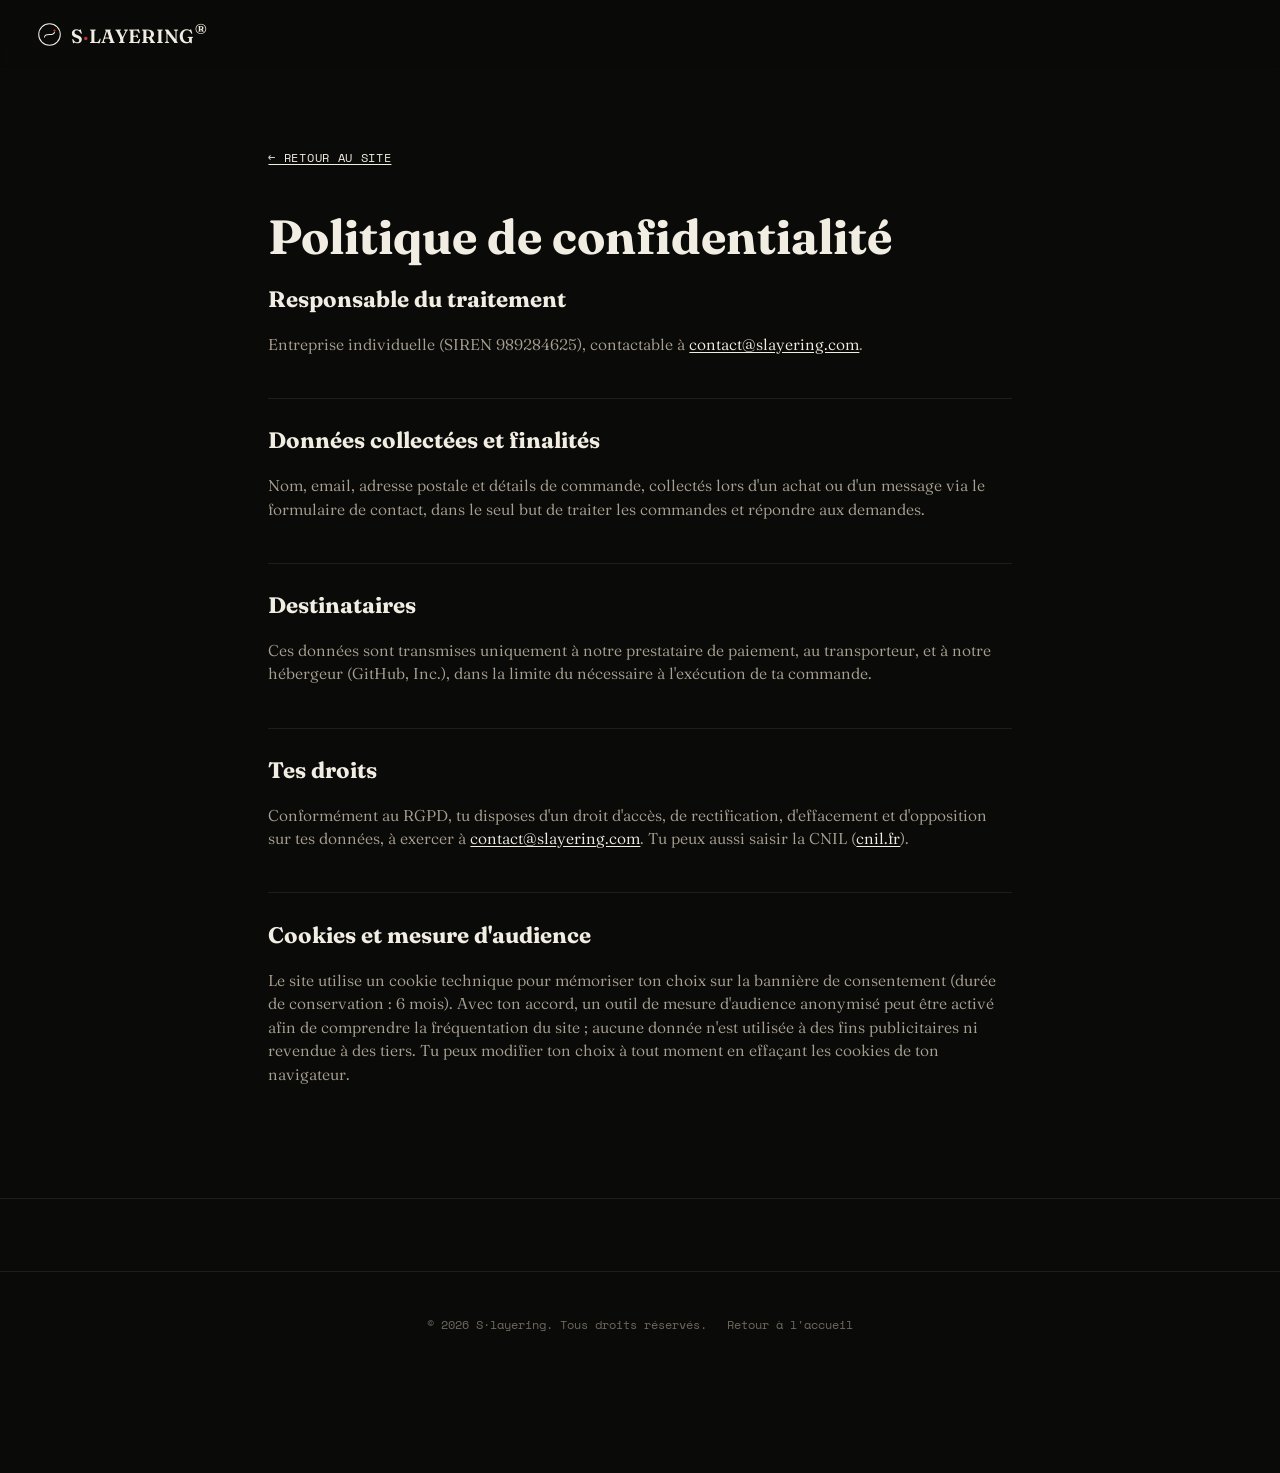
<file: politique-confidentialite.html>
<!doctype html>
<html lang="fr">
<head>
<meta charset="UTF-8">
<meta name="viewport" content="width=device-width, initial-scale=1">
<meta name="description" content="Politique de confidentialité de S·layering : données collectées, cookies, droits RGPD.">
<title>Politique de confidentialité — S·layering</title>
<link rel="canonical" href="https://slayering.com/politique-confidentialite.html">
<meta name="robots" content="index, follow">
<link rel="icon" href="assets/favicon.svg" type="image/svg+xml">
<link rel="alternate icon" href="assets/favicon.ico" sizes="16x16 32x32 48x48">
<link rel="apple-touch-icon" href="assets/apple-touch-icon.png">
<meta name="theme-color" content="#0a0a09">
<link rel="preconnect" href="https://fonts.googleapis.com">
<link rel="preconnect" href="https://fonts.gstatic.com" crossorigin>
<link href="https://fonts.googleapis.com/css2?family=Fraunces:ital,opsz,wght@0,9..144,300;0,9..144,340;0,9..144,440;0,9..144,600;0,9..144,700;0,9..144,900;1,9..144,440&family=Space+Mono:wght@400;700&display=swap" rel="stylesheet">
<link rel="stylesheet" href="styles.css">
</head>
<body>

<header class="topbar">
  <a href="index.html" class="brand">
    <span class="brand__mark" aria-hidden="true">
      <svg viewBox="0 0 32 32" width="20" height="20">
        <circle cx="16" cy="16" r="15" fill="none" stroke="currentColor" stroke-width="1.4"/>
        <path d="M9 20 C9 12, 23 20, 23 12" fill="none" stroke="currentColor" stroke-width="1.4"/>
        <circle cx="23" cy="10.5" r="1.6" fill="var(--accent)"/>
      </svg>
    </span>
    <span class="brand__word">S<span class="brand__dot">·</span>LAYERING<sup>®</sup></span>
  </a>
</header>

<main class="legal-page">
  <div class="wrap">
    <a href="index.html" class="legal-page__back">← Retour au site</a>
    <h1>Politique de confidentialité</h1>

    <h2>Responsable du traitement</h2>
    <p>
      Entreprise individuelle (SIREN 989284625), contactable à <a href="mailto:contact@slayering.com">contact@slayering.com</a>.
    </p>

    <h2>Données collectées et finalités</h2>
    <p>
      Nom, email, adresse postale et détails de commande, collectés lors d'un achat ou d'un message via le formulaire de contact, dans le seul but de traiter les commandes et répondre aux demandes.
    </p>

    <h2>Destinataires</h2>
    <p>
      Ces données sont transmises uniquement à notre prestataire de paiement, au transporteur, et à notre hébergeur (GitHub, Inc.), dans la limite du nécessaire à l'exécution de ta commande.
    </p>

    <h2>Tes droits</h2>
    <p>
      Conformément au RGPD, tu disposes d'un droit d'accès, de rectification, d'effacement et d'opposition sur tes données, à exercer à <a href="mailto:contact@slayering.com">contact@slayering.com</a>. Tu peux aussi saisir la CNIL (<a href="https://www.cnil.fr" target="_blank" rel="noopener">cnil.fr</a>).
    </p>

    <h2>Cookies et mesure d'audience</h2>
    <p>
      Le site utilise un cookie technique pour mémoriser ton choix sur la bannière de consentement (durée de conservation&nbsp;: 6 mois). Avec ton accord, un outil de mesure d'audience anonymisé peut être activé afin de comprendre la fréquentation du site ; aucune donnée n'est utilisée à des fins publicitaires ni revendue à des tiers. Tu peux modifier ton choix à tout moment en effaçant les cookies de ton navigateur.
    </p>
  </div>
</main>

<footer class="footer">
  <div class="wrap footer__bottom">
    <p>© <span id="year"></span> S·layering. Tous droits réservés.</p>
    <p><a href="index.html">Retour à l'accueil</a></p>
  </div>
</footer>

<script>document.getElementById("year").textContent = new Date().getFullYear();</script>
</body>
</html>
</file>
<file: styles.css>
/* =============================================================
   S·LAYERING — tokens
   ============================================================= */
:root{
  --bg: #0a0a09;
  --bg-raised: #131210;
  --bg-raised-2: #1a1815;
  --line: #2b2824;
  --line-soft: #201e1a;
  --ink: #f2ede2;
  --ink-dim: #a79f8f;
  --ink-faint: #6f695d;
  --accent: #c33a2b;
  --accent-text: #d7584a; /* variante plus claire, conforme AA (4.5:1+) pour du texte fin sur fond sombre */
  --accent-dim: #7d2a20;
  --gold: #c79a5e;

  --serif: "Fraunces", "Iowan Old Style", Georgia, serif;
  --mono: "Space Mono", ui-monospace, SFMono-Regular, monospace;

  --wrap: 1520px;
  --gap: clamp(1.25rem, 3vw, 2.5rem);
  --radius: 2px;
}

*,*::before,*::after{ box-sizing:border-box; }
html{ scroll-behavior:smooth; }
body{
  margin:0;
  background:var(--bg);
  color:var(--ink);
  font-family:var(--serif);
  font-optical-sizing:auto;
  font-weight:340;
  line-height:1.5;
  -webkit-font-smoothing:antialiased;
}
img{max-width:100%;display:block;}
a{color:inherit;text-decoration:none;}
button{font:inherit;color:inherit;background:none;border:0;cursor:pointer;}
ul{list-style:none;margin:0;padding:0;}

@media (prefers-reduced-motion: reduce){
  html{scroll-behavior:auto;}
  *{animation-duration:0.001ms !important; transition-duration:0.001ms !important;}
}

:focus-visible{
  outline:2px solid var(--accent);
  outline-offset:3px;
}

.wrap{
  max-width:var(--wrap);
  margin-inline:auto;
  padding-inline:var(--gap);
}

/* =============================================================
   Type helpers
   ============================================================= */
.eyebrow{
  display:flex;
  align-items:center;
  justify-content:center;
  flex-wrap:wrap;
  row-gap:.35rem;
  gap:.7rem;
  font-family:var(--mono);
  font-size:.72rem;
  letter-spacing:.14em;
  text-transform:uppercase;
  color:var(--ink-dim);
  margin:0 0 1.4rem;
}
.eyebrow__rule{
  width:28px; height:1px;
  background:var(--ink-faint);
  display:inline-block;
  position:relative;
  flex-shrink:0;
}
.eyebrow__rule::after{
  content:"";
  position:absolute;
  right:-6px; top:50%;
  width:4px; height:4px;
  border-radius:50%;
  background:var(--accent);
  transform:translateY(-50%);
}
.label{
  font-family:var(--mono);
  font-size:.68rem;
  letter-spacing:.1em;
  text-transform:uppercase;
  color:var(--ink-dim);
  margin:0 0 .5rem;
}
.dot{ color:var(--ink-faint); }

.ghost-heading{
  font-family:var(--serif);
  font-weight:600;
  font-size:clamp(2.4rem, 6vw, 4.6rem);
  line-height:0.98;
  letter-spacing:-.01em;
  color:var(--ink-faint);
  margin:0 0 1.3rem;
  text-align:center;
}
.ghost-heading--split{
  color:var(--ink);
}

.quote{
  font-family:var(--serif);
  font-weight:600;
  font-size:clamp(1.35rem, 2.3vw, 1.8rem);
  line-height:1.3;
  margin:0 0 2.2rem;
  color:var(--ink);
}

.lead{
  font-size:1.05rem;
  color:var(--ink-dim);
  max-width:42ch;
  margin:0 auto 2rem;
  text-align:center;
}
.lead--wide{ max-width:56ch; }

.fine-print{
  font-family:var(--mono);
  font-size:.72rem;
  letter-spacing:.03em;
  color:var(--ink-faint);
  margin-top:1rem;
}
.fine-print--icon{
  display:flex; align-items:center; justify-content:center; gap:.5rem;
  margin-top:1.1rem;
}

/* =============================================================
   Buttons
   ============================================================= */
.btn{
  display:inline-flex;
  align-items:center;
  gap:.5rem;
  padding:.95rem 1.6rem;
  font-family:var(--mono);
  font-size:.75rem;
  letter-spacing:.09em;
  text-transform:uppercase;
  border:1px solid transparent;
  border-radius:var(--radius);
  transition:background-color .18s ease, color .18s ease, border-color .18s ease, transform .22s cubic-bezier(.2,1,.3,1), box-shadow .22s ease;
  white-space:nowrap;
}
.btn:hover{
  transform:scale(1.045) translateY(-2px);
  box-shadow:0 14px 28px -10px rgba(0,0,0,.5);
}
.btn:active{
  transform:scale(1.01) translateY(0);
}
.btn--solid{
  background:var(--ink);
  color:#0a0a09;
}
.btn--solid:hover{ background:#dcd5c6; }
.btn--outline{
  border-color:var(--line);
  color:var(--ink);
}
.btn--outline:hover{ border-color:var(--ink-dim); }
.btn--ghost-cart{
  border:1px solid var(--line);
  color:var(--ink);
  border-radius:999px;
  padding:.85rem 1.4rem;
}
.btn--ghost-cart:hover{ border-color:var(--ink-dim); }
.btn--block{ width:100%; justify-content:center; }

/* Cookie consent banner */
.cookie-banner{
  position:fixed;
  left:1.2rem;
  right:1.2rem;
  bottom:1.2rem;
  z-index:80;
  max-width:520px;
  margin:0 auto;
  background:var(--bg-raised);
  border:1px solid var(--line);
  border-radius:10px;
  padding:1.6rem 1.7rem;
  box-shadow:0 28px 56px -18px rgba(0,0,0,.55);
  display:flex;
  align-items:flex-start;
  gap:1.1rem;
  animation:cookie-rise .5s cubic-bezier(.2,1,.3,1);
}
.cookie-banner[hidden]{ display:none; }
@keyframes cookie-rise{
  from{ opacity:0; transform:translateY(16px); }
  to{ opacity:1; transform:translateY(0); }
}
.cookie-banner__icon{
  width:30px; height:30px;
  flex-shrink:0;
  color:var(--accent-text);
  margin-top:.1rem;
}
.cookie-banner__body{ display:flex; flex-direction:column; gap:.6rem; }
.cookie-banner__title{
  font-family:var(--serif);
  font-weight:700;
  font-size:1.1rem;
  margin:0;
}
.cookie-banner__text{
  font-size:.85rem;
  color:var(--ink-dim);
  line-height:1.5;
  margin:0 0 .3rem;
}
.cookie-banner__text a{ color:var(--ink); text-decoration:underline; }
.cookie-banner__actions{
  display:flex;
  gap:.7rem;
}
@media (max-width:520px){
  .cookie-banner{ padding:1.3rem 1.4rem; }
  .cookie-banner__actions{ justify-content:stretch; }
  .cookie-banner__actions .btn{ flex:1; justify-content:center; }
}

.icon-btn{
  display:inline-flex;
  align-items:center;
  justify-content:center;
  width:38px; height:38px;
  border:1px solid var(--line);
  border-radius:999px;
  color:var(--ink);
  transition:border-color .18s ease, background-color .18s ease;
}
.icon-btn:hover{ border-color:var(--ink-dim); background:var(--bg-raised); }

/* =============================================================
   Top bar
   ============================================================= */
.topbar{
  position:fixed; top:0; left:0; right:0;
  z-index:40;
  display:flex;
  align-items:center;
  justify-content:space-between;
  padding:1.1rem var(--gap);
  background:linear-gradient(to bottom, rgba(10,10,9,.85), rgba(10,10,9,0));
  backdrop-filter:blur(2px);
}
.brand{ display:flex; align-items:center; gap:.6rem; }
.brand__mark{ color:var(--ink); display:inline-flex; }
.brand__mark svg{ width:23px; height:23px; }
.brand__word{
  font-family:var(--serif);
  font-weight:600;
  font-size:1.2rem;
  letter-spacing:.02em;
}
.brand__dot{ color:var(--accent); }
.topbar__tagline{
  font-family:var(--mono);
  font-size:.82rem;
  letter-spacing:.1em;
  text-transform:uppercase;
  color:var(--ink-dim);
  margin:0;
}
@media (max-width:720px){
  .topbar__tagline{ display:none; }
}

/* =============================================================
   Hero
   ============================================================= */
.hero{
  position:relative;
  min-height:100svh;
  display:flex;
  align-items:flex-end;
  overflow:hidden;
  padding-top:6rem;
}
.hero__bg{
  position:absolute; top:0; right:0; bottom:0; left:0;
  z-index:0;
}
.hero__bg-blur{ display:none; }
.hero__bg-sharp{
  position:absolute; top:0; right:0; bottom:0; left:0;
  width:100%; height:100%;
  object-fit:cover;
  object-position:center 0%;
}
.hero__bg::after{
  content:"";
  position:absolute; top:0; right:0; bottom:0; left:0;
  background:linear-gradient(180deg, rgba(10,10,9,.15) 0%, rgba(10,10,9,.35) 45%, rgba(10,10,9,.85) 100%);
}
.hero__content{
  position:relative;
  z-index:1;
  width:100%;
  padding:2rem var(--gap) 7.5rem;
  box-sizing:border-box;
  display:flex;
  justify-content:center;
}
.hero__text{ max-width:640px; text-align:center; }
.hero .eyebrow{ justify-content:center; font-size:.85rem; }
.hero__title{
  margin:0 0 1.4rem;
  font-family:var(--serif);
  font-weight:700;
  font-size:clamp(2.6rem, 6.5vw, 5.6rem);
  line-height:.96;
  letter-spacing:-.01em;
}
.hero__title span{ display:block; }
.hero__title .ghost{ color:var(--ink-dim); }
.hero__sub{
  font-family:var(--serif);
  font-weight:600;
  font-size:clamp(1.1rem, 2.2vw, 1.5rem);
  margin:0 auto .8rem;
  max-width:34ch;
}
.hero__body{
  color:var(--ink-dim);
  max-width:46ch;
  margin:0 auto 2.2rem;
}
.hero__cta{ display:flex; gap:.9rem; flex-wrap:wrap; justify-content:center; }

/* =============================================================
   Sections generic
   ============================================================= */
.section{ padding:6.5rem 0; border-top:1px solid var(--line-soft); }

/* Concept — single centered column */
.concept{ padding:7.5rem 0 8.5rem; }
.concept__single{
  max-width:760px;
  margin:0 auto;
  display:flex;
  flex-direction:column;
  align-items:center;
  text-align:center;
}
.concept__single .ghost-heading{ margin-bottom:2.2rem; }
.concept__single .dict-entry,
.concept__single .stat-grid,
.concept__single .quote{
  width:100%;
  max-width:100%;
}
.dict-entry__def{ text-align:left; }

.stat-grid{
  display:grid;
  grid-template-columns:1fr 1fr;
  border:1px solid var(--line);
  margin:2rem 0 0;
}
.stat-grid__cell{
  padding:1.3rem 1.4rem;
  border-right:1px solid var(--line);
  border-bottom:1px solid var(--line);
}
.stat-grid__cell:nth-child(2n){ border-right:0; }
.stat-grid__cell:nth-child(n+3){ border-bottom:0; }
.stat-grid__cell dt{
  font-family:var(--mono);
  font-size:.68rem;
  letter-spacing:.08em;
  text-transform:uppercase;
  color:var(--ink-dim);
  margin:0 0 .4rem;
}
.stat-grid__cell dd{
  font-family:var(--serif);
  font-weight:600;
  font-size:1.6rem;
  margin:0;
}
.stat-grid__cell--accent dt{ color:var(--accent-text); }

/* Dictionary-style definition */
.dict-entry{
  border:1px solid var(--line);
  padding:1.4rem 1.5rem;
}
.dict-entry--big{ padding:2rem 2.2rem; }
.dict-entry__word{
  font-family:var(--serif);
  font-weight:700;
  font-style:italic;
  font-size:1.5rem;
  margin:0 0 .2rem;
}
.dict-entry--big .dict-entry__word{ font-size:clamp(2rem, 4vw, 3rem); }
.dict-entry__ipa{
  font-family:var(--mono);
  font-size:.72rem;
  color:var(--ink-dim);
  margin:0 0 .9rem;
}
.dict-entry--big .dict-entry__ipa{ margin-bottom:1.5rem; }
.dict-entry__def{
  font-size:.92rem;
  color:var(--ink-dim);
  margin:0 0 .5rem;
}
.dict-entry--big .dict-entry__def{ font-size:1rem; }
.dict-entry__def strong{ color:var(--ink); font-family:var(--mono); font-size:.8rem; }
.dict-entry__trad{
  font-size:.85rem;
  color:var(--accent-text);
  margin:.8rem 0 0;
  font-style:italic;
}

.concept__single .quote{
  margin:2.6rem 0 0;
  padding:1.8rem 0 0;
  border-top:1px solid var(--line-soft);
  font-style:italic;
  font-size:clamp(1.5rem, 2.6vw, 2.1rem);
}

/* Ambient floating stars (background layer, no delimited zone) */
.stars-ambient{
  position:absolute; top:0; right:0; bottom:0; left:0;
  overflow:hidden;
  pointer-events:none;
  z-index:0;
}
.stars-ambient__star{
  position:absolute;
  color:var(--accent);
  opacity:.35;
  animation:star-float 7s ease-in-out infinite, star-twinkle 4s ease-in-out infinite;
}
@keyframes star-float{
  0%, 100%{ transform:translateY(0); }
  50%{ transform:translateY(-16px); }
}
@keyframes star-twinkle{
  0%, 100%{ opacity:.12; }
  50%{ opacity:.5; }
}
@media (prefers-reduced-motion: reduce){
  .stars-ambient__star{ animation:none; opacity:.2; }
}

/* Collection */
.collection{
  position:relative;
  padding-top:9rem;
  padding-bottom:12rem;
  background:#fdfcfa;
  /* Section entière repasse en clair : on redéfinit les tokens de couleur
     localement, tout ce qui utilise var(--ink)/var(--line)/etc. à l'intérieur
     en hérite automatiquement. */
  --bg: #fdfcfa;
  --bg-raised: #f4f1ea;
  --bg-raised-2: #ece7dc;
  --line: #e3ddd0;
  --line-soft: #ece7dc;
  --ink: #17140f;
  --ink-dim: #5a5348;
  --ink-faint: #8c8373;
  --accent-text: #c33a2b; /* sur fond clair, le rouge de base passe déjà l'AA */
  color:var(--ink); /* réapplique explicitement : sinon les enfants sans
                        color déclarée hériteraient encore du crème du body */
}

.collection__intro .eyebrow{
  display:inline-flex;
  font-size:.86rem;
  letter-spacing:.12em;
}

/* Bouton "Ajouter au panier" : var(--ink) est désormais sombre dans cette
   section, donc on fixe explicitement un CTA foncé sur texte clair plutôt
   que de laisser .btn--solid hériter (qui deviendrait noir sur noir). */
.collection .btn--solid{
  background:#17140f;
  color:#fdfcfa;
}
.collection .btn--solid:hover{ background:#332c22; }
.collection #addToCartBtn{
  padding:1.3rem 2rem;
  font-size:.95rem;
  letter-spacing:.1em;
}

/* Anneau des pastilles couleur : le blanc translucide pensé pour un fond
   sombre disparaît sur fond clair, on le fonce. */
.collection .swatch__fill{ border-color:rgba(0,0,0,.22); }

/* Les 10 pastilles tiennent sur une seule ligne, alignées à gauche, et
   occupent la même largeur totale que le bouton "Ajouter au panier"
   juste en dessous (au lieu d'être artificiellement rétrécies). */
.collection .swatch-grid--inline{
  grid-template-columns:repeat(10, 1fr);
  gap:.5rem;
  width:100%;
}

/* Bloc produit agrandi : nom de couleur, "1 pièce" et prix plus lisibles */
.collection .product-inline__color{ font-size:1.2rem; }
.collection .price-row__meta{ font-size:1.25rem; }
.collection .price-row__amount{ font-size:3rem; }
.collection .price-row__hint{ font-size:.9rem; margin-bottom:1.8rem; }
.collection .fine-print--icon{
  font-size:.85rem;
  gap:.7rem;
  margin-top:1.6rem;
  white-space:nowrap;
}
.collection .fine-print--icon svg{ width:24px; height:24px; flex-shrink:0; }
@media (max-width:560px){
  .collection .fine-print--icon{ white-space:normal; }
}

/* "1 modèle. 10 coloris." : plus discret pour laisser la place au produit */
.collection__intro .ghost-heading{
  font-size:clamp(2.5rem, 4.6vw, 3.5rem);
  text-align:left;
}
.collection__intro .lead{
  text-align:left;
  margin-inline:0;
}
.collection__intro .eyebrow{ justify-content:flex-start; }

.collection__grid{
  position:relative;
  z-index:1;
  display:grid;
  grid-template-columns:.85fr 1.15fr;
  gap:3.5rem;
  align-items:start;
  /* max-width/centrage hérités de .wrap (var(--wrap)) : mêmes marges
     gauche/droite que le reste du site. */
}
/* Les deux grilles imbriquées (intro|produit, puis photo|infos à l'intérieur)
   doivent basculer en 1 colonne au MÊME seuil : sinon, entre 720px et 960px,
   la grille interne restait sur 2 colonnes à l'intérieur d'une colonne déjà
   réduite, et débordait horizontalement (visible sur tablette/petit écran). */
@media (max-width:1300px){
  .collection__grid{ grid-template-columns:1fr; }
}

.product-inline{
  display:grid;
  grid-template-columns:1.12fr 1fr;
  gap:3.2rem;
  align-items:center;
}
@media (max-width:1300px){
  .product-inline{ grid-template-columns:1fr; }
}
.product-inline__media{
  aspect-ratio:4/5;
  min-height:580px;
  border:1px solid var(--line);
  background-size:cover;
  background-position:center 30%;
  box-shadow:0 28px 56px -16px rgba(0,0,0,.5);
  filter:blur(0) saturate(1);
  opacity:1;
  transition:filter .22s ease, opacity .22s ease;
}
.product-inline__media.is-switching{
  filter:blur(14px) saturate(1.15);
  opacity:.55;
}
@media (max-width:720px){
  .product-inline__media{ min-height:380px; }
}
.product-inline__info{ text-align:center; }
.product-inline__name{
  font-family:var(--serif);
  font-weight:800;
  font-size:3.6rem;
  margin:0 0 .5rem;
}
.product-inline__color{
  font-family:var(--mono);
  font-size:1rem;
  letter-spacing:.06em;
  text-transform:uppercase;
  color:var(--accent);
  margin:0 0 2rem;
}
.swatch-grid--inline{ margin-bottom:2.2rem; gap:.65rem; }
.swatch-grid--inline .swatch{ padding:3px; }

/* Reviews */
.reviews__viewport{ overflow:hidden; margin-top:2.5rem; }
.reviews__track{
  display:flex;
  gap:1.4rem;
  transition:transform .4s cubic-bezier(.65,0,.35,1);
}
.review-card{
  flex:0 0 calc(25% - 1.05rem);
  border:1px solid var(--line);
  padding:1.6rem;
  display:flex;
  flex-direction:column;
  gap:1.4rem;
  min-height:220px;
}
@media (max-width:960px){ .review-card{ flex-basis:calc(50% - .7rem); } }
@media (max-width:600px){ .review-card{ flex-basis:100%; } }
.review-card__stars{ display:flex; justify-content:center; align-items:center; }
.review-card__stars span{
  font-family:var(--mono); font-size:.7rem; color:var(--ink-dim);
  padding:.25rem 0;
}
.stars{ color:var(--accent); letter-spacing:.1em; }
.stars .off{ color:var(--line); }
.review-card__quote{
  color:var(--ink);
  font-family:var(--serif);
  font-style:italic;
  font-weight:340;
  font-size:1.05rem;
  line-height:1.5;
  text-align:center;
  flex:1;
  margin:0;
}
.review-card__who{
  display:flex; flex-direction:column; align-items:center; gap:.25rem;
  border-top:1px solid var(--line);
  padding-top:1rem;
  font-size:.85rem;
  text-align:center;
}
.review-card__who strong{ font-family:var(--serif); font-weight:700; }
.review-card__who span{
  font-family:var(--mono); font-size:.68rem; color:var(--ink-dim); text-transform:uppercase;
}
.reviews__nav{
  display:flex; align-items:center; justify-content:flex-end;
  gap:.6rem;
  margin-top:2rem;
}
.reviews__arrows{ display:flex; gap:.6rem; }

/* Contact */
.contact__grid{
  display:grid;
  grid-template-columns:1fr 1fr;
  gap:3.5rem;
}
@media (max-width:860px){ .contact__grid{ grid-template-columns:1fr; } }
.contact__grid > div:first-child{ text-align:left; }
.contact__grid > div:first-child .eyebrow,
.contact__grid > div:first-child .ghost-heading{ justify-content:flex-start; text-align:left; }
.contact__list{ margin-top:2rem; display:flex; flex-direction:column; align-items:flex-start; gap:1rem; }
.contact__list li{ display:flex; flex-direction:column; align-items:flex-start; gap:.15rem; }
.contact__list a:hover{ color:var(--accent); }
.contact__form{ display:flex; flex-direction:column; gap:1.1rem; }
.field{ display:flex; flex-direction:column; gap:.5rem; font-size:.85rem; color:var(--ink-dim); }
.field input, .field textarea{
  font:inherit;
  background:var(--bg-raised);
  border:1px solid var(--line);
  color:var(--ink);
  padding:.8rem .9rem;
  border-radius:var(--radius);
  resize:vertical;
}
.field input:focus, .field textarea:focus{ outline:none; border-color:var(--accent); }
.field input:invalid, .field textarea:invalid{ box-shadow:none; }
.field.is-invalid input, .field.is-invalid textarea{ border-color:var(--accent); }
.field__error{
  font-size:.78rem;
  color:var(--accent);
}
.field--honeypot{
  position:absolute;
  width:1px; height:1px;
  overflow:hidden;
  clip:rect(0 0 0 0);
  white-space:nowrap;
}
.form__note{ font-size:.85rem; color:var(--ink-dim); }

/* Footer */
.footer{ border-top:1px solid var(--line-soft); padding:4.5rem 0 8rem; }
.footer__grid{
  display:flex;
  justify-content:center;
  margin-bottom:3rem;
  text-align:center;
}
.footer__brand{ display:flex; flex-direction:column; align-items:center; }
.footer__brand p{ color:var(--ink-dim); margin-top:.7rem; max-width:28ch; }
.footer__col{ display:flex; flex-direction:column; align-items:flex-start; gap:.7rem; }
.footer__col a:hover{ color:var(--accent); }
.footer__bottom{
  display:flex; justify-content:center; align-items:baseline; flex-wrap:wrap;
  gap:.5rem 1.3rem;
  padding-top:2rem;
  border-top:1px solid var(--line-soft);
  font-family:var(--mono);
  font-size:.72rem;
  color:var(--ink-faint);
}
.footer__legal{
  display:flex; justify-content:center; flex-wrap:wrap;
  gap:.5rem 1.3rem;
}
/* Sur ordinateur, les liens légaux restent sur la même ligne que le
   copyright (ci-dessus, ils font partie du même flex row et s'y insèrent
   naturellement). Sur tablette/téléphone, on les bascule explicitement
   sur leur propre ligne en dessous plutôt que de laisser un retour à la
   ligne au milieu des liens, moins net visuellement. */
@media (max-width:720px){
  .footer__bottom{ flex-direction:column; align-items:center; gap:.6rem; }
}
/* Liens légaux collés à la ligne de copyright, même typo, aucun style
   distinctif — jamais de soulignement, même au survol, pour ne pas
   ressembler à un vrai menu. Un contour discret au focus clavier reste
   présent (invisible à la souris) : un lien doit rester repérable
   autrement que par la seule couleur pour la navigation au clavier. */
.footer__bottom a{
  color:inherit;
  text-decoration:none;
}
.footer__bottom a:focus-visible{
  outline:1px solid var(--ink-dim);
  outline-offset:3px;
  border-radius:2px;
}

/* =============================================================
   Bottom pill nav
   ============================================================= */
.pillnav{
  position:fixed;
  left:50%;
  bottom:1.1rem;
  transform:translateX(-50%);
  z-index:50;
  display:flex;
  align-items:center;
  gap:1.4rem;
  padding:.7rem .8rem .7rem 1.4rem;
  background:rgba(19,18,16,.92);
  border:1px solid var(--line);
  border-radius:999px;
  backdrop-filter:blur(8px);
  font-family:var(--mono);
  font-size:.72rem;
  letter-spacing:.06em;
  text-transform:uppercase;
  max-width:calc(100vw - 1.5rem);
  overflow-x:auto;
  scrollbar-width:none;
}
.pillnav::-webkit-scrollbar{ display:none; }
.pillnav a{ color:var(--ink-dim); white-space:nowrap; transition:color .15s ease; }
.pillnav a:hover{ color:var(--ink); }
.pillnav__sep{ width:1px; height:18px; background:var(--line); flex:none; }
.pillnav__cta{
  background:var(--ink);
  color:#0a0a09 !important;
  padding:.55rem 1rem;
  border-radius:999px;
}
.pillnav__cart{
  position:relative;
  width:38px; height:38px;
  flex:none;
  display:flex; align-items:center; justify-content:center;
  background:var(--ink);
  color:#0a0a09;
  border-radius:999px;
}
.pillnav__badge{
  position:absolute; top:-4px; right:-4px;
  background:var(--accent);
  color:var(--ink);
  font-size:.6rem;
  min-width:16px; height:16px;
  border-radius:999px;
  display:flex; align-items:center; justify-content:center;
  padding:0 3px;
}
@media (max-width:560px){
  .pillnav{ gap:.9rem; padding:.6rem .6rem .6rem 1rem; }
}

/* =============================================================
   Product modal
   ============================================================= */
.modal{
  position:fixed; top:0; right:0; bottom:0; left:0; z-index:100;
  display:none;
}
.modal.is-open{ display:block; }
.modal__backdrop{
  position:absolute; top:0; right:0; bottom:0; left:0;
  background:rgba(6,6,5,.82);
  backdrop-filter:blur(3px);
}
.modal__panel{
  position:relative;
  z-index:1;
  max-width:1040px;
  margin:3.5vh auto;
  max-height:93vh;
  overflow:auto;
  background:var(--bg-raised);
  border:1px solid var(--line);
  display:grid;
  grid-template-columns:1fr 1fr;
}
@media (max-width:820px){
  .modal__panel{ grid-template-columns:1fr; margin:0; max-height:100vh; height:100%; border:0; }
}
.modal__close{
  position:absolute; top:1rem; right:1rem; z-index:2;
  width:36px; height:36px;
  display:flex; align-items:center; justify-content:center;
  background:rgba(10,10,9,.7);
  border:1px solid var(--line);
  border-radius:999px;
  color:var(--ink);
}
.modal__media{
  position:relative;
  background:var(--bg-raised-2);
  min-height:340px;
}
.tag{
  position:absolute; top:.9rem; left:.9rem; z-index:2;
  font-family:var(--mono);
  font-size:.65rem;
  letter-spacing:.08em;
  text-transform:uppercase;
  padding:.4rem .7rem;
  background:rgba(10,10,9,.8);
  border:1px solid var(--line);
}
.tag--dark{ background:rgba(10,10,9,.85); }
.modal__swatch-preview{ position:absolute; top:0; right:0; bottom:0; left:0; }
.modal__swatch-preview svg{ width:100%; height:100%; }
.modal__info{ padding:2.4rem 2.2rem; display:flex; flex-direction:column; }
.modal__title{ font-family:var(--serif); font-weight:800; font-size:2.6rem; margin:.5rem 0 0; line-height:1; }
.modal__kicker{ color:var(--accent-text); font-family:var(--mono); font-size:.75rem; letter-spacing:.08em; text-transform:uppercase; margin:.6rem 0 1.2rem; }
.modal__desc{ color:var(--ink-dim); margin:0 0 1.7rem; }
.modal__colors{ margin-bottom:1.6rem; }
.modal__colors-head{ display:flex; align-items:center; justify-content:space-between; margin-bottom:.9rem; }
.swatch-grid{ display:grid; grid-template-columns:repeat(10, 1fr); gap:.4rem; }
@media (max-width:560px){ .swatch-grid{ grid-template-columns:repeat(5, 1fr); } }
.swatch{
  aspect-ratio:1;
  border-radius:50%;
  border:2px solid transparent;
  cursor:pointer;
  padding:2px;
  display:flex;
}
.swatch__fill{ width:100%; height:100%; border-radius:50%; border:1.5px solid rgba(255,255,255,.55); }
.swatch.is-active{ border-color:var(--accent); }

.pack-tabs{
  display:grid;
  grid-template-columns:repeat(4, 1fr);
  border:1px solid var(--line);
  margin-bottom:1.4rem;
}
.pack-tabs button{
  padding:.85rem .4rem;
  text-align:center;
  font-family:var(--mono);
  font-size:.72rem;
  letter-spacing:.04em;
  text-transform:uppercase;
  border-right:1px solid var(--line);
  color:var(--ink-dim);
}
.pack-tabs button:last-child{ border-right:0; }
.pack-tabs button.is-active{ background:var(--ink); color:#0a0a09; }

.price-row{
  display:flex; align-items:baseline; justify-content:space-between;
  margin-bottom:1.2rem;
}
.price-row__meta{ color:var(--ink-dim); font-size:.9rem; }
.price-row__amount{ font-family:var(--serif); font-weight:700; font-size:2.1rem; }
.price-row__amount .cart-item__was{ display:inline; margin-right:.5rem; font-size:1.1rem; }
.price-row__hint{
  margin:-.7rem 0 1.4rem;
  font-family:var(--mono);
  font-size:.72rem;
  letter-spacing:.03em;
  color:var(--accent);
}

.close-link{
  margin-top:1.1rem;
  font-family:var(--mono);
  font-size:.75rem;
  color:var(--ink-dim);
  align-self:flex-start;
}
.close-link:hover{ color:var(--ink); }

/* =============================================================
   Cart drawer
   ============================================================= */
.cart{ position:fixed; top:0; right:0; bottom:0; left:0; z-index:110; display:none; }
.cart.is-open{ display:block; }
.cart__backdrop{ position:absolute; top:0; right:0; bottom:0; left:0; background:rgba(6,6,5,.75); }
.cart__panel{
  position:absolute; top:0; right:0; bottom:0;
  width:min(420px, 100%);
  background:var(--bg-raised);
  border-left:1px solid var(--line);
  display:flex; flex-direction:column;
  padding:1.8rem;
}
.cart__head{ display:flex; align-items:center; justify-content:space-between; margin-bottom:1.4rem; }
.cart__head h3{ font-family:var(--serif); font-weight:700; font-size:1.4rem; margin:0; }
.cart__items{ flex:1; overflow:auto; display:flex; flex-direction:column; gap:1rem; }
.cart-item{
  display:grid; grid-template-columns:56px 1fr auto; gap:.9rem;
  border-bottom:1px solid var(--line-soft);
  padding-bottom:1rem;
}
.cart-item__swatch{ width:56px; height:56px; border-radius:50%; }
.cart-item__name{ font-family:var(--serif); font-weight:700; margin:0 0 .2rem; }
.cart-item__meta{ font-family:var(--mono); font-size:.68rem; color:var(--ink-dim); text-transform:uppercase; }
.cart-item__price{ font-family:var(--serif); font-weight:700; text-align:right; }
.cart-item__was{ font-family:var(--mono); font-size:.72rem; color:var(--ink-dim); font-weight:400; text-decoration:line-through; display:block; }
.cart-item__remove{ font-family:var(--mono); font-size:.65rem; color:var(--ink-dim); text-decoration:underline; margin-top:.3rem; }
.cart__empty{ color:var(--ink-dim); padding:2rem 0; text-align:center; display:none; }
.cart__footer{ border-top:1px solid var(--line); padding-top:1.2rem; margin-top:1rem; }

/* =============================================================
   Legal pages
   ============================================================= */
.legal-page{ padding-top:9rem; padding-bottom:6rem; }
.legal-page .wrap{ max-width:820px; }
.legal-page__back{
  display:inline-flex; align-items:center; gap:.4rem;
  font-family:var(--mono); font-size:.72rem; letter-spacing:.06em; text-transform:uppercase;
  color:var(--ink-dim); margin-bottom:2.2rem;
}
.legal-page__back:hover{ color:var(--ink); }
.legal-page h1{
  font-family:var(--serif); font-weight:700;
  font-size:clamp(2rem, 4.5vw, 3rem);
  margin:0 0 .6rem;
}
.legal-page__updated{
  font-family:var(--mono); font-size:.72rem; color:var(--ink-faint);
  margin:0 0 3rem;
}
.legal-page h2{
  font-family:var(--serif); font-weight:700; font-size:1.4rem;
  margin:2.6rem 0 1rem;
  padding-top:1.6rem;
  border-top:1px solid var(--line-soft);
}
.legal-page h2:first-of-type{ border-top:0; padding-top:0; margin-top:0; }
.legal-page h3{
  font-family:var(--serif); font-weight:600; font-size:1.1rem;
  margin:1.6rem 0 .7rem; color:var(--ink);
}
.legal-page p, .legal-page li{ color:var(--ink-dim); font-size:.98rem; }
.legal-page p{ margin:0 0 1rem; }
.legal-page ul, .legal-page ol{ margin:0 0 1rem; padding-left:1.3rem; display:flex; flex-direction:column; gap:.5rem; }
.legal-page ul{ list-style:disc; }
.legal-page ol{ list-style:decimal; }
.legal-page a{ color:var(--ink); text-decoration:underline; text-underline-offset:2px; }
.legal-page a:hover{ color:var(--accent); }
.legal-page strong{ color:var(--ink); }
.legal-page__placeholder{
  background:rgba(195,58,43,.1);
  color:var(--ink);
  padding:.05em .35em;
  border-radius:2px;
}
.legal-page__notice{
  border:1px solid var(--line);
  padding:1.2rem 1.4rem;
  margin-bottom:2.8rem;
  font-size:.88rem;
}
.legal-page__notice strong{ display:block; margin-bottom:.4rem; }
.legal-page__fineprint{
  font-family:var(--mono);
  font-size:.72rem !important;
  color:var(--ink-faint) !important;
  margin-top:-.4rem !important;
}

/* =============================================================
   Scroll-triggered reveal
   ============================================================= */
.reveal{
  opacity:0;
  transform:translateY(28px);
  transition:opacity .8s cubic-bezier(.16,1,.3,1), transform .8s cubic-bezier(.16,1,.3,1);
}
.reveal.is-visible{ opacity:1; transform:translateY(0); }
.reveal-stagger > *{
  opacity:0;
  transform:translateY(22px);
  transition:opacity .7s cubic-bezier(.16,1,.3,1), transform .7s cubic-bezier(.16,1,.3,1);
}
.reveal-stagger.is-visible > *{ opacity:1; transform:translateY(0); }
.reveal-stagger.is-visible > *:nth-child(1){ transition-delay:.02s; }
.reveal-stagger.is-visible > *:nth-child(2){ transition-delay:.09s; }
.reveal-stagger.is-visible > *:nth-child(3){ transition-delay:.16s; }
.reveal-stagger.is-visible > *:nth-child(4){ transition-delay:.23s; }
.reveal-stagger.is-visible > *:nth-child(5){ transition-delay:.30s; }
.reveal-stagger.is-visible > *:nth-child(6){ transition-delay:.37s; }
.reveal-stagger.is-visible > *:nth-child(7){ transition-delay:.44s; }
.reveal-stagger.is-visible > *:nth-child(8){ transition-delay:.51s; }

/* =============================================================
   Scroll progress bar
   ============================================================= */
.scrollbar{
  position:fixed; top:0; left:0; right:0; height:2px;
  z-index:200;
  background:transparent;
}
.scrollbar__fill{
  height:100%; width:0%;
  background:linear-gradient(90deg, var(--accent), var(--gold));
  transform-origin:left;
  transition:width .05s linear;
}

/* =============================================================
   Hero — text reveal on load
   ============================================================= */
.hero__title span{
  display:block;
  overflow:hidden;
}
.hero__title span > i{
  display:block;
  font-style:normal;
  transform:translateY(115%);
  transition:transform 1s cubic-bezier(.16,1,.3,1);
}
.hero.is-ready .hero__title span:nth-child(1) > i{ transition-delay:.15s; transform:translateY(0); }
.hero.is-ready .hero__title span:nth-child(2) > i{ transition-delay:.28s; transform:translateY(0); }
.hero.is-ready .hero__title span:nth-child(3) > i{ transition-delay:.41s; transform:translateY(0); }
.hero__sub, .hero__body, .hero__cta, .hero .eyebrow{
  opacity:0; transform:translateY(16px);
  transition:opacity .8s ease, transform .8s ease;
}
.hero.is-ready .eyebrow{ opacity:1; transform:none; transition-delay:.05s; }
.hero.is-ready .hero__sub{ opacity:1; transform:none; transition-delay:.55s; }
.hero.is-ready .hero__body{ opacity:1; transform:none; transition-delay:.65s; }
.hero.is-ready .hero__cta{ opacity:1; transform:none; transition-delay:.75s; }

/* =============================================================
   Magnetic buttons
   ============================================================= */
.magnetic{ position:relative; transition:transform .25s cubic-bezier(.2,1,.3,1); }

/* =============================================================
   Animated counters
   ============================================================= */
.stat-grid__cell dd{ font-variant-numeric:tabular-nums; }

/* =============================================================
   Cart / add pulse
   ============================================================= */
@keyframes pop{
  0%{ transform:scale(1); }
  35%{ transform:scale(1.15); }
  100%{ transform:scale(1); }
}
.pillnav__cart.is-pulsing{ animation:pop .45s cubic-bezier(.34,1.56,.64,1); }

@media (prefers-reduced-motion: reduce){
  .reveal, .reveal-stagger > *, .hero__title span > i, .hero__sub, .hero__body, .hero__cta, .hero .eyebrow{
    opacity:1 !important; transform:none !important;
  }
}

/* =============================================================
   Global cursor halo
   ============================================================= */
.cursor-halo{
  position:fixed;
  top:0; left:0;
  width:420px; height:420px;
  margin-left:-210px; margin-top:-210px;
  border-radius:50%;
  background:radial-gradient(circle, rgba(195,58,43,.22) 0%, rgba(199,154,94,.1) 45%, transparent 72%);
  pointer-events:none;
  z-index:5;
  opacity:0;
  transform:translate(-100px,-100px);
  transition:opacity .5s ease;
  /* Pas de mix-blend-mode:screen : ça s'annule sur les sections à fond
     blanc (collection). Le dégradé translucide reste visible partout. */
}
.cursor-halo.is-active{ opacity:1; }
@media (max-width:720px), (hover:none){
  .cursor-halo{ display:none; }
}

/* Click ripple feedback */
.click-ripple{
  position:fixed;
  width:12px; height:12px;
  border-radius:50%;
  border:1px solid var(--accent);
  pointer-events:none;
  z-index:300;
  transform:translate(-50%,-50%) scale(1);
  opacity:.9;
  animation:ripple-out .6s ease-out forwards;
}
@keyframes ripple-out{
  to{ transform:translate(-50%,-50%) scale(9); opacity:0; }
}

@media (prefers-reduced-motion: reduce){
  .cursor-halo, .click-ripple{ display:none !important; }
}

/* =============================================================
   Toast
   ============================================================= */
.toast{
  position:fixed;
  left:1.2rem; bottom:1.2rem;
  z-index:120;
  background:var(--bg-raised-2);
  border:1px solid var(--line);
  padding:1rem 1.2rem;
  display:flex; align-items:center; gap:1rem;
  max-width:340px;
  transform:translateY(140%);
  opacity:0;
  pointer-events:none;
  transition:transform .35s ease, opacity .35s ease;
}
.toast.is-visible{ transform:translateY(0); opacity:1; pointer-events:auto; }
.toast__text strong{ display:block; font-family:var(--serif); font-weight:700; margin-bottom:.15rem; }
.toast__text span{ color:var(--ink-dim); font-size:.85rem; }
.toast__link{ font-family:var(--mono); font-size:.7rem; text-transform:uppercase; border:1px solid var(--line); padding:.5rem .8rem; white-space:nowrap; }
@media (max-width:560px){
  .toast{ left:.6rem; right:.6rem; max-width:none; bottom:5.6rem; }
}
</file>
